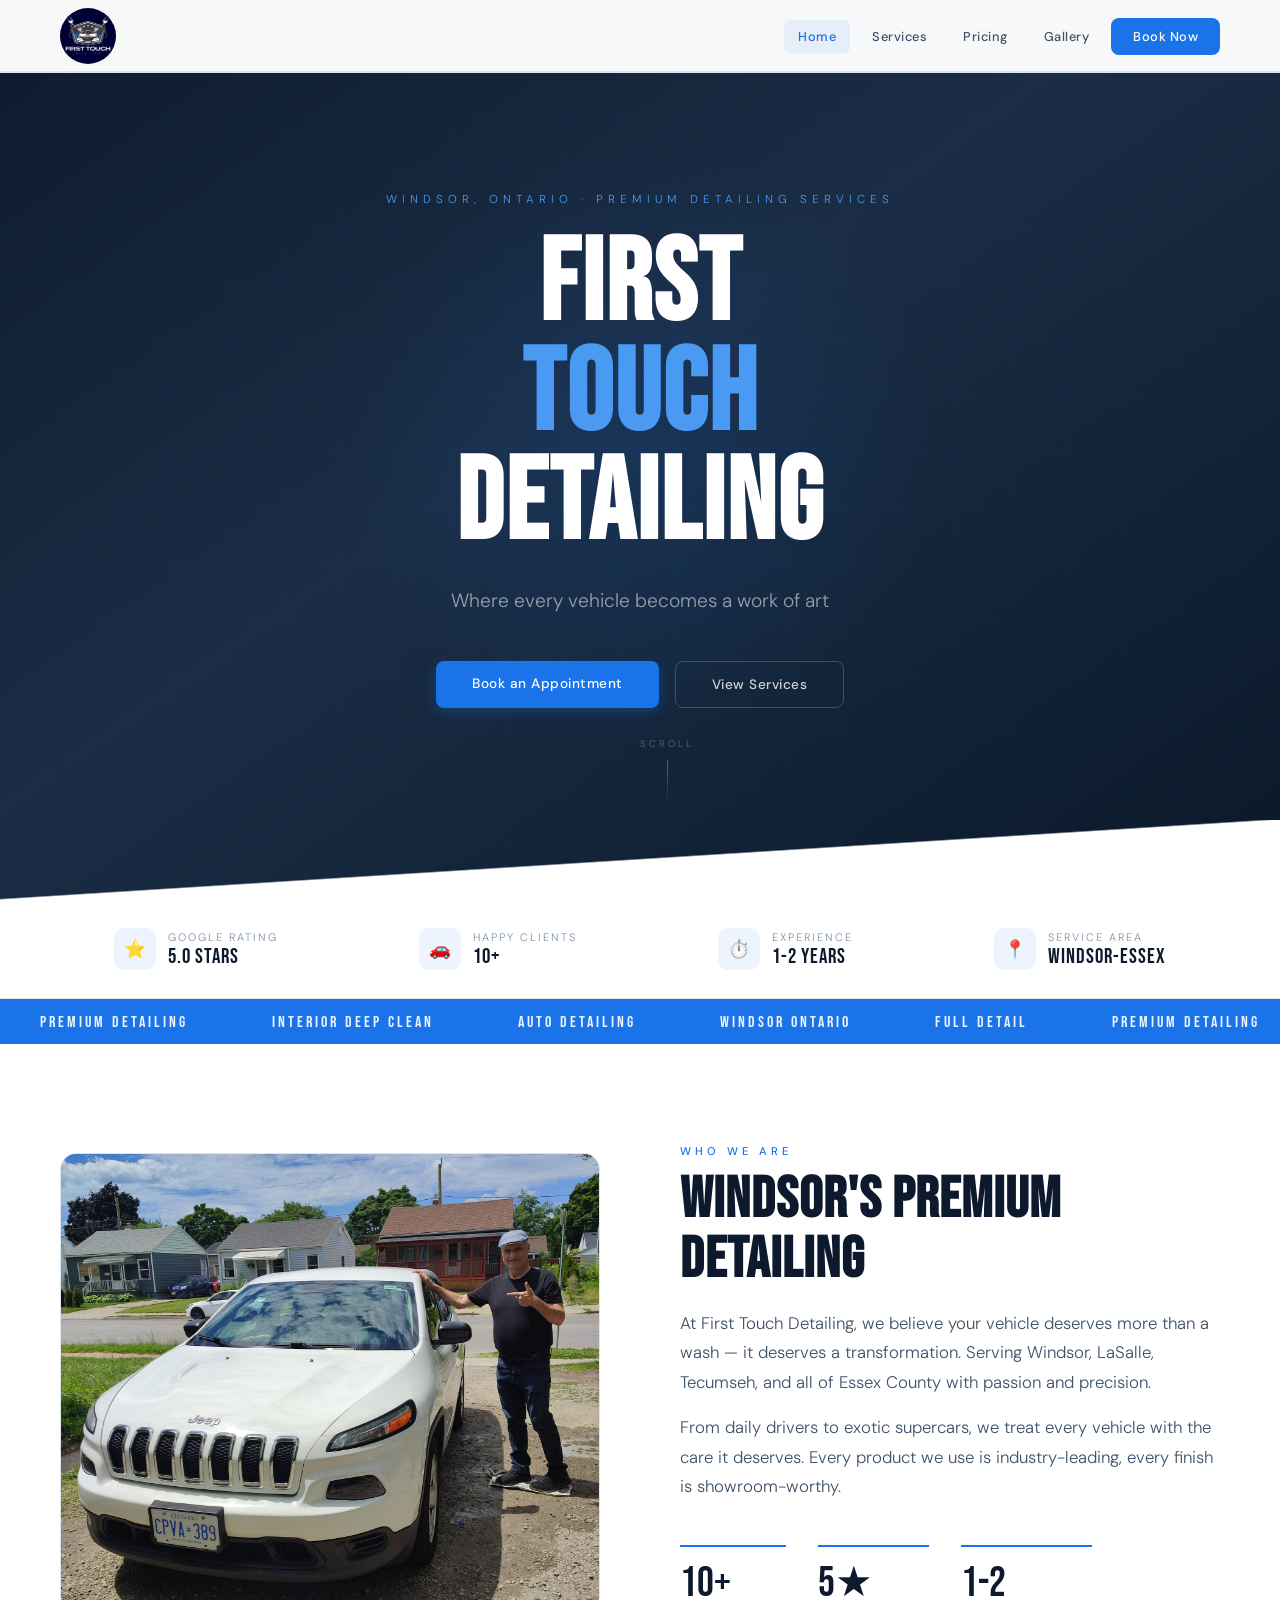
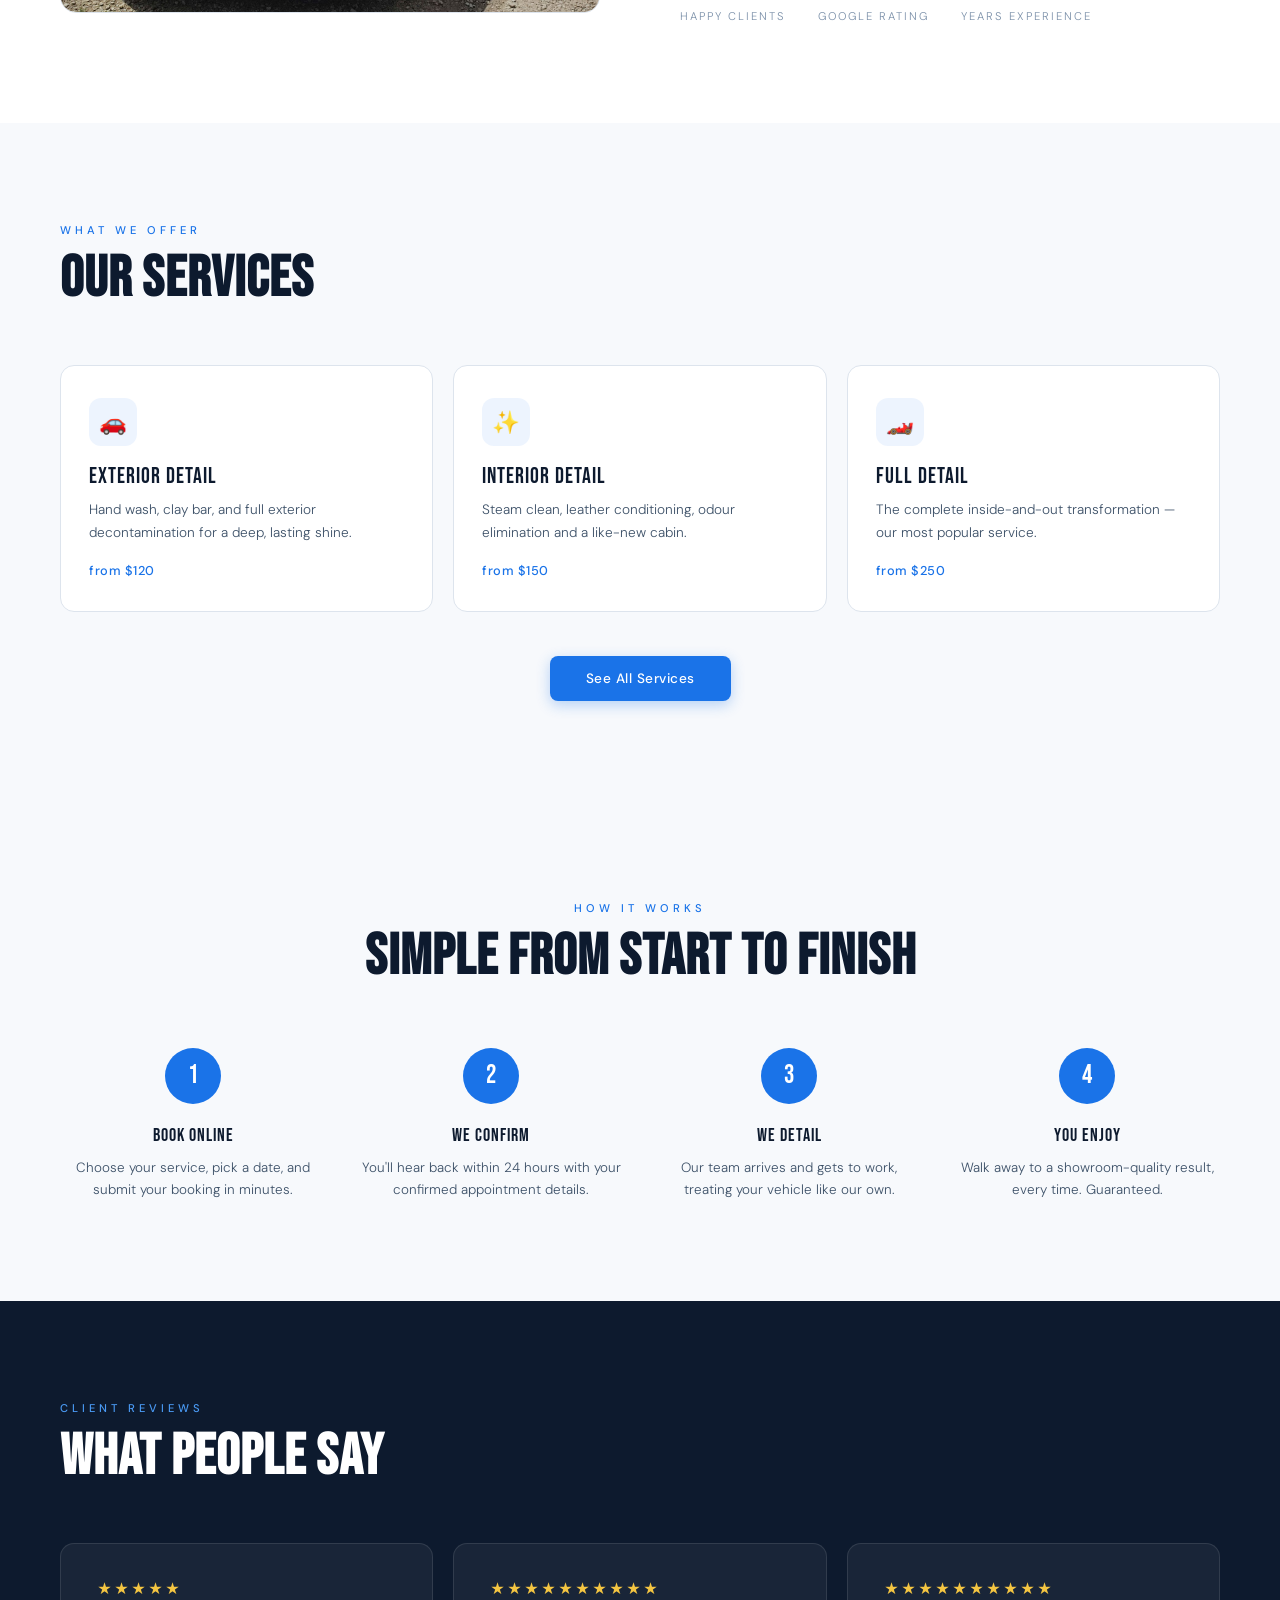
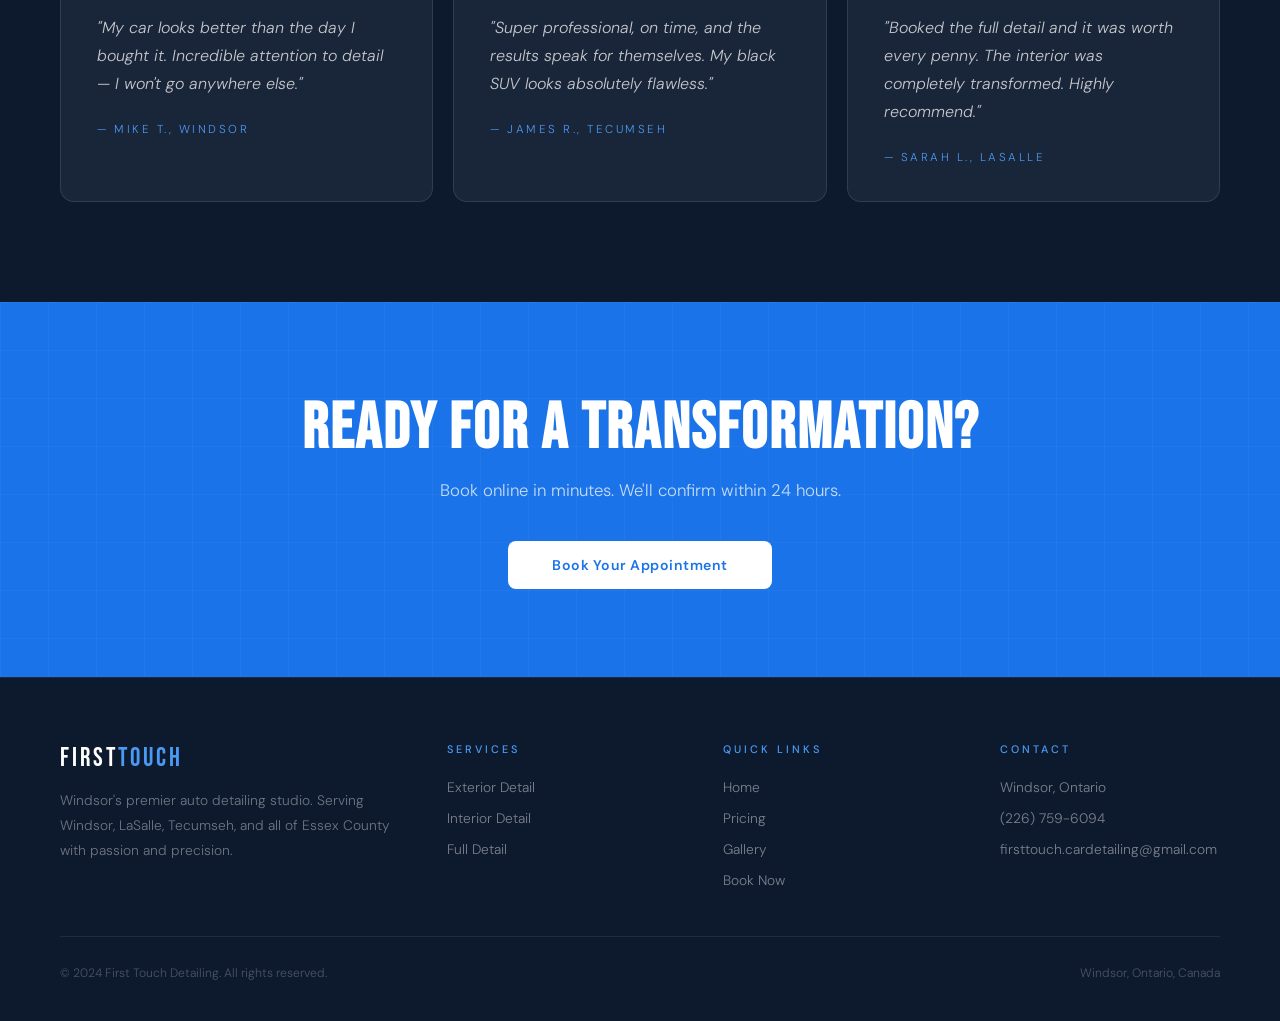
<file: index.html>
<!DOCTYPE html>
<html lang="en">
<head>
  <meta charset="UTF-8">
  <meta name="viewport" content="width=device-width, initial-scale=1.0">
  <title>First Touch Detailing | Windsor, Ontario</title>
  <meta name="description" content="Windsor's premier auto detailing studio. Premium exterior, interior, paint correction and detailing services in Windsor, Ontario.">
  <link rel="stylesheet" href="css/style.css">
  <link rel="icon" href="images/favicon.ico" type="image/x-icon">
  <link rel="shortcut icon" href="images/favicon.ico" type="image/x-icon">
  <style>
    /* ── HERO ── */
    #hero {
      height: 100vh; min-height: 680px;
      position: relative;
      display: flex; flex-direction: column;
      align-items: center; justify-content: center;
      text-align: center; overflow: hidden;
      background: var(--navy);
    }
    .hero-bg {
      position: absolute; inset: 0;
      background: linear-gradient(145deg, #0d1a2e 0%, #1a2d45 45%, #0a1929 100%);
    }
    .hero-grid {
      position: absolute; inset: 0;
      background-image:
        linear-gradient(rgba(26,115,232,0.07) 1px, transparent 1px),
        linear-gradient(90deg, rgba(26,115,232,0.07) 1px, transparent 1px);
      background-size: 56px 56px;
      mask-image: radial-gradient(ellipse 80% 80% at 50% 50%, black 0%, transparent 75%);
    }
    .hero-glow {
      position: absolute;
      width: 600px; height: 600px;
      background: radial-gradient(circle, rgba(26,115,232,0.12) 0%, transparent 70%);
      top: 50%; left: 50%; transform: translate(-50%, -50%);
      pointer-events: none;
    }
    .hero-content { position: relative; z-index: 2; max-width: 980px; padding: 0 24px; }
    .hero-heading {
      display: flex;
      align-items: center;
      justify-content: center;
      gap: 32px;
      flex-wrap: wrap;
      margin-bottom: 24px;
    }
    .hero-title-wrap {
      min-width: 280px;
      flex: 1 1 360px;
    }
    .hero-image-wrap {
      position: relative;
      flex: 0 0 240px;
      max-width: 260px;
      overflow: hidden;
      box-shadow: 0 24px 60px rgba(0,0,0,0.25);
      background: rgba(255,255,255,0.05);
      clip-path: path("M0 8% C8% 0 16% 8% 24% 8% C32% 8% 40% 0 48% 8% C56% 8% 64% 0 72% 8% C80% 8% 88% 0 96% 8% L100% 92% C92% 100% 84% 92% 76% 92% C68% 92% 60% 100% 52% 92% C44% 92% 36% 100% 28% 92% C20% 92% 12% 100% 4% 92% Z");
      -webkit-clip-path: path("M0 8% C8% 0 16% 8% 24% 8% C32% 8% 40% 0 48% 8% C56% 8% 64% 0 72% 8% C80% 8% 88% 0 96% 8% L100% 92% C92% 100% 84% 92% 76% 92% C68% 92% 60% 100% 52% 92% C44% 92% 36% 100% 28% 92% C20% 92% 12% 100% 4% 92% Z");
    }
    .hero-image-wrap::before {
      content: '';
      position: absolute;
      inset: 0;
      pointer-events: none;
      border: 1px solid rgba(255,255,255,0.15);
      clip-path: inherit;
      -webkit-clip-path: inherit;
    }
    .hero-image-wrap img {
      display: block;
      width: 100%;
      height: 100%;
      object-fit: cover;
    }
    .hero-eyebrow {
      font-size: 0.72rem; letter-spacing: 5px; text-transform: uppercase;
      color: var(--blue-light); margin-bottom: 24px;
      opacity: 0; animation: fadeUp .8s .2s forwards;
    }
    .hero-title {
      font-family: 'Bebas Neue', sans-serif;
      font-size: clamp(4rem, 9vw, 8rem);
      line-height: 0.95; letter-spacing: 2px; color: var(--white);
      opacity: 0; animation: fadeUp .9s .4s forwards;
    }
    .hero-title .blue { color: var(--blue-light); }
    .hero-sub {
      font-size: clamp(1rem, 2vw, 1.2rem);
      font-weight: 300;
      color: rgba(255,255,255,0.55);
      margin: 28px 0 48px;
      opacity: 0; animation: fadeUp .9s .6s forwards;
    }
    .hero-actions {
      display: flex; gap: 16px; justify-content: center; flex-wrap: wrap;
      opacity: 0; animation: fadeUp .9s .8s forwards;
    }
    @media (max-width: 900px) {
      .hero-heading { flex-direction: column; }
      .hero-image-wrap { flex: 0 0 100%; max-width: 420px; }
    }
    .hero-title {
      font-family: 'Bebas Neue', sans-serif;
      font-size: clamp(4rem, 9vw, 8rem);
      line-height: 0.95; letter-spacing: 2px; color: var(--white);
      opacity: 0; animation: fadeUp .9s .4s forwards;
    }
    .hero-title .blue { color: var(--blue-light); }
    .hero-sub {
      font-size: clamp(1rem, 2vw, 1.2rem);
      font-weight: 300;
      color: rgba(255,255,255,0.55);
      margin: 28px 0 48px;
      opacity: 0; animation: fadeUp .9s .6s forwards;
    }
    .hero-actions {
      display: flex; gap: 16px; justify-content: center; flex-wrap: wrap;
      opacity: 0; animation: fadeUp .9s .8s forwards;
    }
    .hero-divider {
      position: absolute; bottom: 0; left: 0; right: 0;
      height: 80px;
      background: linear-gradient(to bottom right, transparent 49%, var(--white) 50%);
    }
    .hero-scroll {
      position: absolute; bottom: 96px; left: 50%; transform: translateX(-50%);
      z-index: 2; display: flex; flex-direction: column; align-items: center; gap: 10px;
      opacity: 0; animation: fadeUp .9s 1.2s forwards;
    }
    .hero-scroll span { font-size: 0.6rem; letter-spacing: 3px; text-transform: uppercase; color: rgba(255,255,255,0.3); }
    .scroll-line { width: 1px; height: 44px; background: linear-gradient(to bottom, var(--blue), transparent); animation: pulse 2s infinite; }

    /* ── TRUST BAR ── */
    .trust-bar {
      background: var(--white);
      border-bottom: 1px solid var(--border);
      padding: 28px 60px;
    }
    .trust-bar-inner {
      max-width: 1200px; margin: 0 auto;
      display: flex; align-items: center; justify-content: space-around;
      gap: 32px; flex-wrap: wrap;
    }
    .trust-item {
      display: flex; align-items: center; gap: 12px;
    }
    .trust-icon {
      width: 42px; height: 42px;
      background: var(--blue-dim);
      border-radius: 10px;
      display: flex; align-items: center; justify-content: center;
      font-size: 1.1rem;
    }
    .trust-text-wrap { }
    .trust-label { font-size: 0.68rem; letter-spacing: 2px; text-transform: uppercase; color: var(--grey); }
    .trust-value { font-family: 'Bebas Neue', sans-serif; font-size: 1.3rem; letter-spacing: 1px; color: var(--navy); }

    /* ── ABOUT ── */
    .about-grid {
      display: grid; grid-template-columns: 1fr 1fr; gap: 80px; align-items: center;
    }
    .about-img-wrap {
      position: relative; height: 460px;
      background: linear-gradient(135deg, var(--off-white) 0%, var(--light) 100%);
      border-radius: 16px; overflow: hidden;
      border: 1px solid var(--border);
      display: flex; align-items: center; justify-content: center;
    }
    .about-img-wrap img {
      width: 100%;
      height: 100%;
      object-fit: cover;
      display: block;
    }
    .about-img-badge {
      position: absolute; bottom: 24px; left: 24px;
      background: var(--blue); color: var(--white);
      padding: 12px 20px; border-radius: 10px;
      box-shadow: 0 4px 20px rgba(26,115,232,0.3);
    }
    .about-img-badge .badge-num {
      font-family: 'Bebas Neue', sans-serif; font-size: 2.4rem; line-height: 1;
    }
    .about-img-badge .badge-lbl {
      font-size: 0.68rem; letter-spacing: 2px; text-transform: uppercase;
      opacity: 0.85; margin-top: 2px;
    }
    .stats-row { display: flex; gap: 32px; margin-top: 44px; flex-wrap: wrap; }
    .stat {
      padding-top: 16px;
      border-top: 2px solid var(--blue);
    }
    .stat-num {
      font-family: 'Bebas Neue', sans-serif; font-size: 2.6rem; color: var(--navy); line-height: 1;
    }
    .stat-label { font-size: 0.7rem; letter-spacing: 2px; text-transform: uppercase; color: var(--grey); margin-top: 4px; }

    /* ── SERVICE CARDS ── */
    .services-preview {
      display: grid; grid-template-columns: repeat(3, 1fr); gap: 20px; margin-top: 56px;
    }
    .svc-thumb {
      background: var(--white); border: 1.5px solid var(--border);
      padding: 32px 28px; border-radius: 14px;
      position: relative; overflow: hidden;
      transition: border-color .3s, box-shadow .3s, transform .3s;
    }
    .svc-thumb:hover {
      border-color: var(--blue);
      box-shadow: var(--shadow-lg);
      transform: translateY(-4px);
    }
    .svc-icon {
      width: 48px; height: 48px;
      background: var(--blue-dim);
      border-radius: 12px;
      display: flex; align-items: center; justify-content: center;
      font-size: 1.4rem; margin-bottom: 18px;
    }
    .svc-name {
      font-family: 'Bebas Neue', sans-serif; font-size: 1.35rem; letter-spacing: 1px;
      color: var(--navy); margin-bottom: 10px;
    }
    .svc-desc { font-size: 0.85rem; color: var(--text); line-height: 1.65; margin-bottom: 18px; }
    .svc-price { font-size: 0.8rem; color: var(--blue); font-weight: 500; letter-spacing: 0.5px; }

    /* ── PROCESS STRIP ── */
    #process { background: var(--off-white); }
    .process-steps {
      display: grid; grid-template-columns: repeat(4, 1fr); gap: 32px; margin-top: 60px;
    }
    .process-step { text-align: center; }
    .step-num {
      width: 56px; height: 56px;
      background: var(--blue); color: var(--white);
      font-family: 'Bebas Neue', sans-serif; font-size: 1.6rem; letter-spacing: 1px;
      border-radius: 50%;
      display: flex; align-items: center; justify-content: center;
      margin: 0 auto 20px;
    }
    .step-title { font-family: 'Bebas Neue', sans-serif; font-size: 1.15rem; letter-spacing: 1px; color: var(--navy); margin-bottom: 10px; }
    .step-desc { font-size: 0.84rem; color: var(--text); line-height: 1.65; }

    /* ── TESTIMONIALS ── */
    #testimonials { background: var(--navy); }
    #testimonials .section-label { color: var(--blue-light); }
    #testimonials .section-title { color: var(--white); }
    .testimonials-grid { display: grid; grid-template-columns: repeat(3, 1fr); gap: 20px; margin-top: 56px; }
    .testi-card {
      background: rgba(255,255,255,0.05); border: 1px solid rgba(255,255,255,0.1);
      padding: 36px; border-radius: 14px;
      transition: background .3s, border-color .3s;
    }
    .testi-card:hover { background: rgba(255,255,255,0.08); border-color: rgba(26,115,232,0.4); }
    .testi-stars { color: #f4c542; font-size: 0.9rem; margin-bottom: 16px; letter-spacing: 2px; }
    .testi-quote {
      font-size: 1rem; color: rgba(255,255,255,0.75);
      line-height: 1.75; margin-bottom: 24px; font-style: italic;
    }
    .testi-author { font-size: 0.72rem; letter-spacing: 2.5px; text-transform: uppercase; color: var(--blue-light); }

    /* ── CTA BANNER ── */
    #cta-banner {
      background: var(--blue);
      text-align: center; padding: 88px 60px;
      position: relative; overflow: hidden;
    }
    #cta-banner::before {
      content: '';
      position: absolute; inset: 0;
      background-image:
        linear-gradient(rgba(255,255,255,0.04) 1px, transparent 1px),
        linear-gradient(90deg, rgba(255,255,255,0.04) 1px, transparent 1px);
      background-size: 48px 48px;
    }
    #cta-banner h2 {
      font-family: 'Bebas Neue', sans-serif;
      font-size: clamp(2.5rem, 5vw, 4rem); letter-spacing: 2px;
      color: var(--white); margin-bottom: 12px; position: relative;
    }
    #cta-banner p {
      font-size: 1.05rem; color: rgba(255,255,255,0.75);
      margin-bottom: 40px; position: relative;
    }
    .btn-white {
      background: var(--white); color: var(--blue);
      padding: 15px 44px; font-family: 'DM Sans', sans-serif;
      font-size: 0.88rem; font-weight: 600;
      letter-spacing: 0.5px;
      text-decoration: none; display: inline-block;
      border-radius: 8px;
      transition: background .2s, transform .2s;
      position: relative;
    }
    .btn-white:hover { background: var(--off-white); transform: translateY(-2px); }

    @media (max-width: 900px) {
      .trust-bar { padding: 24px; }
      .trust-bar-inner { justify-content: flex-start; gap: 20px; }
      .about-grid { grid-template-columns: 1fr; gap: 40px; }
      .about-img-wrap { height: 300px; }
      .services-preview { grid-template-columns: 1fr; gap: 16px; }
      .process-steps { grid-template-columns: 1fr 1fr; gap: 24px; }
      .testimonials-grid { grid-template-columns: 1fr; }
      .stats-row { gap: 24px; }
      #cta-banner { padding: 64px 24px; }
    }
    @media (max-width: 600px) {
      .process-steps { grid-template-columns: 1fr; }
    }
  </style>
</head>
<body>

<!-- NAV -->
<nav id="mainNav">
  <a href="index.html" class="nav-logo" aria-label="First Touch Detailing">
    <img src="images/FIRST TOUCH - 1.png" alt="First Touch Detailing logo">
  </a>
  <ul class="nav-links" id="navLinks">
    <li><a href="index.html">Home</a></li>
    <li><a href="services.html">Services</a></li>
    <li><a href="pricing.html">Pricing</a></li>
    <li><a href="gallery.html">Gallery</a></li>
    <li><a href="booking.html" class="nav-cta">Book Now</a></li>
  </ul>
  <div class="hamburger" id="hamburger">
    <span></span><span></span><span></span>
  </div>
</nav>

<!-- HERO -->
<section id="hero">
  <div class="hero-bg"></div>
  <div class="hero-grid"></div>
  <div class="hero-glow"></div>
  <div class="hero-content">
    <p class="hero-eyebrow">Windsor, Ontario · Premium Detailing Services</p>
    <div class="hero-heading">
      <div class="hero-title-wrap">
        <h1 class="hero-title">First<br><span class="blue">Touch</span><br>Detailing</h1>
      </div>
    </div>
    <p class="hero-sub">Where every vehicle becomes a work of art</p>
    <div class="hero-actions">
      <a href="booking.html" class="btn-primary">Book an Appointment</a>
      <a href="services.html" class="btn-outline" style="color:rgba(255,255,255,0.8);border-color:rgba(255,255,255,0.2);">View Services</a>
    </div>
  </div>
  <div class="hero-scroll">
    <span>Scroll</span>
    <div class="scroll-line"></div>
  </div>
  <div class="hero-divider"></div>
</section>

<!-- TRUST BAR -->
<div class="trust-bar">
  <div class="trust-bar-inner">
    <div class="trust-item">
      <div class="trust-icon">⭐</div>
      <div class="trust-text-wrap">
        <div class="trust-label">Google Rating</div>
        <div class="trust-value">5.0 Stars</div>
      </div>
    </div>
    <div class="trust-item">
      <div class="trust-icon">🚗</div>
      <div class="trust-text-wrap">
        <div class="trust-label">Happy Clients</div>
        <div class="trust-value">10+</div>
      </div>
    </div>
    <div class="trust-item">
      <div class="trust-icon">⏱️</div>
      <div class="trust-text-wrap">
        <div class="trust-label">Experience</div>
        <div class="trust-value">1-2 Years</div>
      </div>
    </div>
    <div class="trust-item">
      <div class="trust-icon">📍</div>
      <div class="trust-text-wrap">
        <div class="trust-label">Service Area</div>
        <div class="trust-value">Windsor-Essex</div>
      </div>
    </div>
  </div>
</div>

<!-- BADGE STRIP -->
<div class="badge-strip">
  <div class="badge-track">
    <span class="badge-item">Premium Detailing</span>
    <span class="badge-item">Interior Deep Clean</span>
    <span class="badge-item">Auto Detailing</span>
    <span class="badge-item">Windsor Ontario</span>
    <span class="badge-item">Full Detail</span>
    <span class="badge-item">Premium Detailing</span>
    <span class="badge-item">Interior Deep Clean</span>
    <span class="badge-item">Windsor Ontario</span>
    <span class="badge-item">Full Detail</span>
  </div>
</div>

<!-- ABOUT -->
<section>
  <div class="section-inner">
    <div class="about-grid">
      <div class="about-img-wrap reveal">
        <img src="images/40246.jpg" alt="First Touch Detailing vehicle detail preview">
      </div>
      <div class="reveal" style="transition-delay:.15s">
        <p class="section-label">Who We Are</p>
        <h2 class="section-title">Windsor's Premium Detailing </h2>
        <p class="section-body">At First Touch Detailing, we believe your vehicle deserves more than a wash — it deserves a transformation. Serving Windsor, LaSalle, Tecumseh, and all of Essex County with passion and precision.</p>
        <p class="section-body" style="margin-top:16px">From daily drivers to exotic supercars, we treat every vehicle with the care it deserves. Every product we use is industry-leading, every finish is showroom-worthy.</p>
        <div class="stats-row">
          <div class="stat"><div class="stat-num">10+</div><div class="stat-label">Happy Clients</div></div>
          <div class="stat"><div class="stat-num">5★</div><div class="stat-label">Google Rating</div></div>
          <div class="stat"><div class="stat-num">1-2</div><div class="stat-label">Years Experience</div></div>
        </div>
      </div>
    </div>
  </div>
</section>

<!-- SERVICE PREVIEW -->
<section style="background:var(--off-white);">
  <div class="section-inner">
    <div class="reveal">
      <p class="section-label">What We Offer</p>
      <h2 class="section-title">Our Services</h2>
    </div>
    <div class="services-preview">
      <div class="svc-thumb reveal">
        <div class="svc-icon">🚗</div>
        <div class="svc-name">Exterior Detail</div>
        <p class="svc-desc">Hand wash, clay bar, and full exterior decontamination for a deep, lasting shine.</p>
        <div class="svc-price">from $120</div>
      </div>
      <div class="svc-thumb reveal" style="transition-delay:.1s">
        <div class="svc-icon">✨</div>
        <div class="svc-name">Interior Detail</div>
        <p class="svc-desc">Steam clean, leather conditioning, odour elimination and a like-new cabin.</p>
        <div class="svc-price">from $150</div>
      </div>
      <div class="svc-thumb reveal" style="transition-delay:.1s">
        <div class="svc-icon">🏎️</div>
        <div class="svc-name">Full Detail</div>
        <p class="svc-desc">The complete inside-and-out transformation — our most popular service.</p>
        <div class="svc-price">from $250</div>
      </div>
    </div>
    <div style="text-align:center;margin-top:44px" class="reveal">
      <a href="services.html" class="btn-primary">See All Services</a>
    </div>
  </div>
</section>

<!-- HOW IT WORKS -->
<section id="process">
  <div class="section-inner">
    <div class="reveal" style="text-align:center">
      <p class="section-label">How It Works</p>
      <h2 class="section-title">Simple from Start to Finish</h2>
    </div>
    <div class="process-steps">
      <div class="process-step reveal">
        <div class="step-num">1</div>
        <div class="step-title">Book Online</div>
        <p class="step-desc">Choose your service, pick a date, and submit your booking in minutes.</p>
      </div>
      <div class="process-step reveal" style="transition-delay:.1s">
        <div class="step-num">2</div>
        <div class="step-title">We Confirm</div>
        <p class="step-desc">You'll hear back within 24 hours with your confirmed appointment details.</p>
      </div>
      <div class="process-step reveal" style="transition-delay:.2s">
        <div class="step-num">3</div>
        <div class="step-title">We Detail</div>
        <p class="step-desc">Our team arrives and gets to work, treating your vehicle like our own.</p>
      </div>
      <div class="process-step reveal" style="transition-delay:.3s">
        <div class="step-num">4</div>
        <div class="step-title">You Enjoy</div>
        <p class="step-desc">Walk away to a showroom-quality result, every time. Guaranteed.</p>
      </div>
    </div>
  </div>
</section>

<!-- TESTIMONIALS -->
<section id="testimonials">
  <div class="section-inner">
    <div class="reveal">
      <p class="section-label">Client Reviews</p>
      <h2 class="section-title">What People Say</h2>
    </div>
    <div class="testimonials-grid">
      <div class="testi-card reveal">
        <div class="testi-stars">★★★★★</div>
        <p class="testi-quote">"My car looks better than the day I bought it. Incredible attention to detail — I won't go anywhere else."</p>
        <div class="testi-author">— Mike T., Windsor</div>
      </div>
      <div class="testi-card reveal" style="transition-delay:.1s">
        <div class="testi-stars">★★★★★★★★★★</div>
        <p class="testi-quote">"Super professional, on time, and the results speak for themselves. My black SUV looks absolutely flawless."</p>
        <div class="testi-author">— James R., Tecumseh</div>
      </div>
      <div class="testi-card reveal" style="transition-delay:.2s">
        <div class="testi-stars">★★★★★★★★★★</div>
        <p class="testi-quote">"Booked the full detail and it was worth every penny. The interior was completely transformed. Highly recommend."</p>
        <div class="testi-author">— Sarah L., LaSalle</div>
      </div>
    </div>  </div>
</section>

<!-- CTA BANNER -->
<section id="cta-banner">
  <h2>Ready for a Transformation?</h2>
  <p>Book online in minutes. We'll confirm within 24 hours.</p>
  <a href="booking.html" class="btn-white">Book Your Appointment</a>
</section>

<!-- FOOTER -->
<footer>
  <div class="footer-inner">
    <div>
      <div class="footer-logo">First<span>Touch</span></div>
      <p class="footer-desc">Windsor's premier auto detailing studio. Serving Windsor, LaSalle, Tecumseh, and all of Essex County with passion and precision.</p>
    </div>
    <div class="footer-col">
      <h5>Services</h5>
      <ul>
        <li><a href="services.html">Exterior Detail</a></li>
        <li><a href="services.html">Interior Detail</a></li>
        <li><a href="services.html">Full Detail</a></li>
      </ul>
    </div>
    <div class="footer-col">
      <h5>Quick Links</h5>
      <ul>
        <li><a href="index.html">Home</a></li>
        <li><a href="pricing.html">Pricing</a></li>
        <li><a href="gallery.html">Gallery</a></li>
        <li><a href="booking.html">Book Now</a></li>
      </ul>
    </div>
    <div class="footer-col">
      <h5>Contact</h5>
      <ul>
        <li><a href="#">Windsor, Ontario</a></li>
        <li><a href="tel:2267596094">(226) 759-6094</a></li>
        <li><a href="mailto:firsttouch.cardetailing@gmail.com">firsttouch.cardetailing@gmail.com</a></li>
      </ul>
    </div>
  </div>
  <div class="footer-bottom">
    <span>© 2024 First Touch Detailing. All rights reserved.</span>
    <span>Windsor, Ontario, Canada</span>
  </div>
</footer>

<script src="js/main.js"></script>
</body>
</html>
</file>
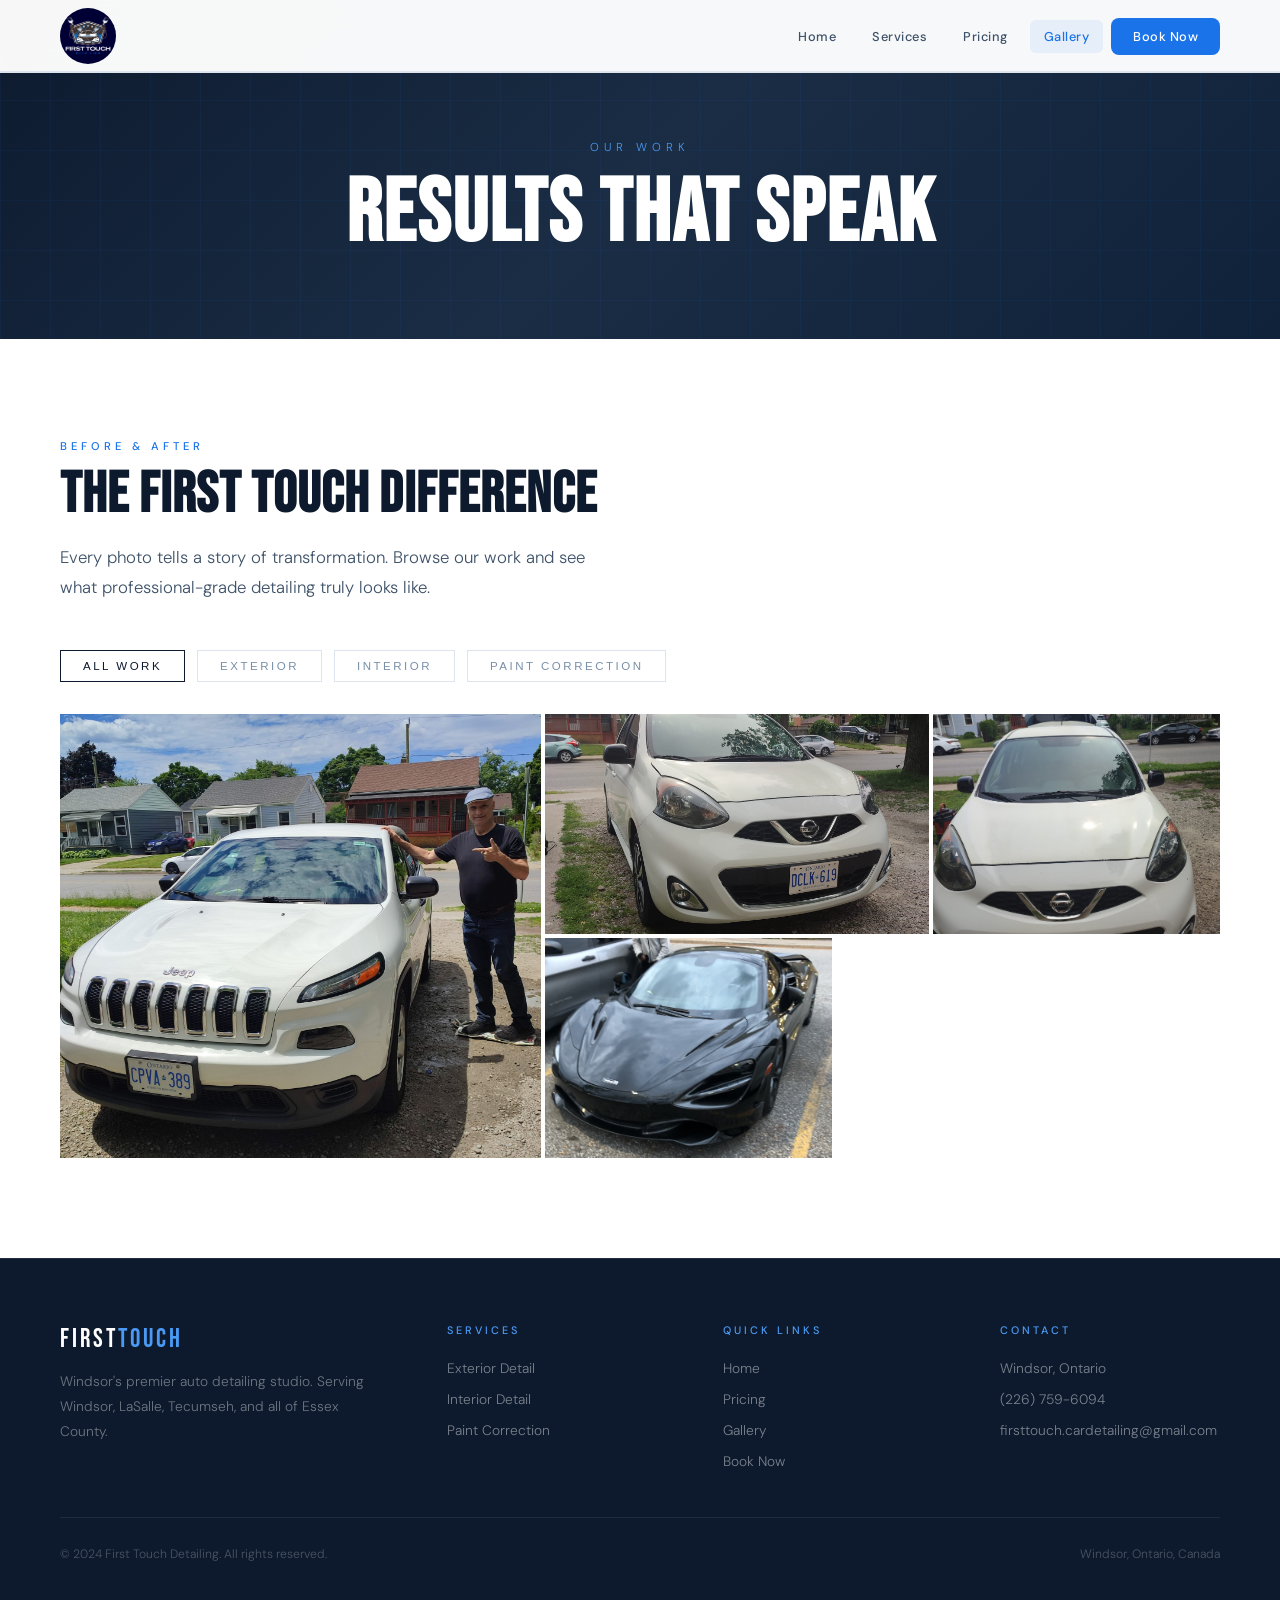
<file: gallery.html>
<!DOCTYPE html>
<html lang="en">
<head>
  <meta charset="UTF-8">
  <meta name="viewport" content="width=device-width, initial-scale=1.0">
  <title>Gallery | First Touch Detailing Windsor</title>
  <meta name="description" content="Before and after photos of our professional auto detailing work in Windsor Ontario.">
  <link rel="stylesheet" href="css/style.css">
  <link rel="icon" href="images/favicon.ico" type="image/x-icon">
  <link rel="shortcut icon" href="images/favicon.ico" type="image/x-icon">
  <style>
    /* FILTER TABS */
    .filter-tabs {
      display: flex; gap: 12px; flex-wrap: wrap; margin-top: 48px;
    }
    .filter-btn {
      background: transparent; border: 1px solid var(--border);
      color: var(--grey); padding: 9px 22px;
      font-family: 'Barlow', sans-serif; font-size: 0.72rem;
      letter-spacing: 2.5px; text-transform: uppercase;
      cursor: pointer; transition: all .2s;
    }
    .filter-btn:hover, .filter-btn.active {
      border-color: var(--gold); color: var(--gold);
      background: var(--gold-dim);
    }

    /* GALLERY GRID */
    .gallery-grid {
      display: grid;
      grid-template-columns: repeat(12, 1fr);
      grid-auto-rows: 220px;
      gap: 4px;
      margin-top: 32px;
    }
    .g-item {
      position: relative; overflow: hidden;
      background: var(--card); cursor: pointer;
    }
    .g-item.wide  { grid-column: span 5; }
    .g-item.tall  { grid-row: span 2; }
    .g-item.med   { grid-column: span 4; }
    .g-item.small { grid-column: span 3; }

    .g-placeholder {
      width: 100%; height: 100%;
      display: flex; flex-direction: column;
      align-items: center; justify-content: center;
      gap: 12px; transition: background .3s;
    }
    .g1  { background: linear-gradient(135deg, #1a1a12, #0f0f0f); }
    .g2  { background: linear-gradient(135deg, #0f0f0f, #181410); }
    .g3  { background: linear-gradient(135deg, #141210, #1a1a12); }
    .g4  { background: linear-gradient(135deg, #191610, #111); }
    .g5  { background: linear-gradient(135deg, #111, #141210); }
    .g6  { background: linear-gradient(135deg, #1a1a12, #191610); }
    .g7  { background: linear-gradient(135deg, #0f0f0f, #1a1a12); }
    .g8  { background: linear-gradient(135deg, #181410, #111); }
    .g9  { background: linear-gradient(135deg, #191610, #0f0f0f); }
    .g10 { background: linear-gradient(135deg, #111, #1a1a12); }

    .g-item:hover .g-placeholder { background: rgba(201,168,76,0.07); }

    .g-overlay {
      position: absolute; inset: 0;
      background: linear-gradient(to top, rgba(0,0,0,0.75) 0%, transparent 55%);
      display: flex; align-items: flex-end; padding: 18px;
      opacity: 0; transition: opacity .3s;
    }
    .g-item:hover .g-overlay { opacity: 1; }
    .g-label {
      font-size: 0.7rem; letter-spacing: 2.5px;
      text-transform: uppercase; color: var(--gold);
    }

    .g-photo-hint {
      font-size: 0.62rem; letter-spacing: 2px;
      text-transform: uppercase; color: #333;
    }

    /* LIGHTBOX */
    .lightbox {
      display: none; position: fixed; inset: 0; z-index: 200;
      background: rgba(0,0,0,0.95);
      align-items: center; justify-content: center;
    }
    .lightbox.open { display: flex; }
    .lightbox-inner {
      max-width: 900px; width: 90%;
      text-align: center; position: relative;
    }
    .lightbox-close {
      position: absolute; top: -40px; right: 0;
      background: none; border: none; color: var(--grey);
      font-size: 1.4rem; cursor: pointer; transition: color .2s;
    }
    .lightbox-close:hover { color: var(--gold); }
    .lightbox-img {
      width: 100%; max-height: 70vh; object-fit: contain;
      display: block;
      background: var(--card);
      min-height: 300px;
    }
    .lightbox-caption {
      margin-top: 16px;
      font-size: 0.76rem; letter-spacing: 2.5px;
      text-transform: uppercase; color: var(--gold);
    }

    /* HOW TO ADD PHOTOS NOTE */
    .photo-guide {
      background: var(--card); border: 1px solid var(--border);
      border-left: 3px solid var(--gold);
      padding: 28px 32px; margin-top: 48px;
    }
    .photo-guide h4 {
      font-family: 'Bebas Neue', sans-serif; font-size: 1.2rem;
      letter-spacing: 1px; color: var(--gold); margin-bottom: 12px;
    }
    .photo-guide p { font-size: 0.84rem; color: var(--text); line-height: 1.7; }
    .photo-guide code {
      background: rgba(201,168,76,0.12); padding: 2px 8px;
      font-size: 0.82rem; color: var(--gold-light);
    }

    @media (max-width: 900px) {
      .gallery-grid { grid-template-columns: 1fr 1fr; grid-auto-rows: 180px; }
      .g-item.wide, .g-item.med, .g-item.small { grid-column: span 1; }
      .g-item.tall { grid-row: span 1; }
    }
  </style>
</head>
<body>

<nav id="mainNav">
  <a href="index.html" class="nav-logo" aria-label="First Touch Detailing">
    <img src="images/FIRST TOUCH - 1.png" alt="First Touch Detailing logo">
  </a>
  <ul class="nav-links" id="navLinks">
    <li><a href="index.html">Home</a></li>
    <li><a href="services.html">Services</a></li>
    <li><a href="pricing.html">Pricing</a></li>
    <li><a href="gallery.html">Gallery</a></li>
    <li><a href="booking.html" class="nav-cta">Book Now</a></li>
  </ul>
  <div class="hamburger" id="hamburger"><span></span><span></span><span></span></div>
</nav>

<div class="page-hero">
  <div class="page-hero-bg"></div>
  <div class="page-hero-grid"></div>
  <div class="page-hero-content">
    <p class="page-eyebrow">Our Work</p>
    <h1 class="page-title">Results That <span class="gold">Speak</span></h1>
  </div>
</div>

<section>
  <div class="section-inner">
    <div class="reveal">
      <p class="section-label">Before & After</p>
      <h2 class="section-title">The First Touch Difference</h2>
      <p class="section-body">Every photo tells a story of transformation. Browse our work and see what professional-grade detailing truly looks like.</p>
    </div>

    <!-- FILTER TABS -->
    <div class="filter-tabs reveal">
      <button class="filter-btn active" data-filter="all">All Work</button>
      <button class="filter-btn" data-filter="exterior">Exterior</button>
      <button class="filter-btn" data-filter="interior">Interior</button>
      <button class="filter-btn" data-filter="correction">Paint Correction</button>
    </div>

    <!-- GALLERY GRID -->
    <div class="gallery-grid reveal" style="transition-delay:.1s">

      <div class="g-item wide tall" data-category="correction" onclick="openLightbox('Paint Correction – Before & After')">
        <img src="images/40246.jpg" style="width:100%;height:100%;object-fit:cover">
        <div class="g-overlay"><span class="g-label">Paint Correction</span></div>
      </div>

      <div class="g-item med" data-category="exterior" onclick="openLightbox('Exterior Detail – Gloss Finish')">
        <img src="images/41168.jpg" style="width:100%;height:100%;object-fit:cover">
        <div class="g-overlay"><span class="g-label">Exterior Detail</span></div>
      </div>

      <div class="g-item small" data-category="interior" onclick="openLightbox('Interior Deep Clean')">
        <img src="images/41177.jpg" style="width:100%;height:100%;object-fit:cover">
        <div class="g-overlay"><span class="g-label">Interior Clean</span></div>
      </div>

      <div class="g-item small" data-category="exterior" onclick="openLightbox('Wheel Detail')">
        <img src="images/IMG_9779.jpg" style="width:100%;height:100%;object-fit:cover">
        <div class="g-overlay"><span class="g-label">Wheel Detail</span></div>
      </div>

      </div>


  </div>
</section>

<!-- LIGHTBOX -->
<div class="lightbox" id="lightbox" onclick="closeLightbox(event)">
  <div class="lightbox-inner">
    <button class="lightbox-close" onclick="document.getElementById('lightbox').classList.remove('open')">✕</button>
    <div class="lightbox-img" id="lightboxImg" style="display:flex;align-items:center;justify-content:center;color:var(--grey);font-size:0.8rem;letter-spacing:2px;text-transform:uppercase">Add your photo here</div>
    <div class="lightbox-caption" id="lightboxCaption"></div>
  </div>
</div>

<footer>
  <div class="footer-inner">
    <div><div class="footer-logo">First<span>Touch</span></div><p class="footer-desc">Windsor's premier auto detailing studio. Serving Windsor, LaSalle, Tecumseh, and all of Essex County.</p></div>
    <div class="footer-col"><h5>Services</h5><ul><li><a href="services.html">Exterior Detail</a></li><li><a href="services.html">Interior Detail</a></li><li><a href="services.html">Paint Correction</a></li></ul></div>
    <div class="footer-col"><h5>Quick Links</h5><ul><li><a href="index.html">Home</a></li><li><a href="pricing.html">Pricing</a></li><li><a href="gallery.html">Gallery</a></li><li><a href="booking.html">Book Now</a></li></ul></div>
    <div class="footer-col"><h5>Contact</h5><ul><li><a href="#">Windsor, Ontario</a></li><li><a href="tel:5190000000">(226) 759-6094</a></li><li><a href="mailto:firsttouch.cardetailing@gmail.com">firsttouch.cardetailing@gmail.com</a></li></ul></div>
  </div>
  <div class="footer-bottom"><span>© 2024 First Touch Detailing. All rights reserved.</span><span>Windsor, Ontario, Canada</span></div>
</footer>

<script src="js/main.js"></script>
<script>
  // Filter tabs
  document.querySelectorAll('.filter-btn').forEach(btn => {
    btn.addEventListener('click', () => {
      document.querySelectorAll('.filter-btn').forEach(b => b.classList.remove('active'));
      btn.classList.add('active');
      const filter = btn.dataset.filter;
      document.querySelectorAll('.g-item').forEach(item => {
        if (filter === 'all' || item.dataset.category === filter) {
          item.style.display = '';
        } else {
          item.style.display = 'none';
        }
      });
    });
  });

  // Lightbox
  function openLightbox(caption) {
    document.getElementById('lightboxCaption').textContent = caption;
    document.getElementById('lightbox').classList.add('open');
  }
  function closeLightbox(e) {
    if (e.target === document.getElementById('lightbox')) {
      document.getElementById('lightbox').classList.remove('open');
    }
  }
  document.addEventListener('keydown', e => {
    if (e.key === 'Escape') document.getElementById('lightbox').classList.remove('open');
  });
</script>
</body>
</html>
</file>
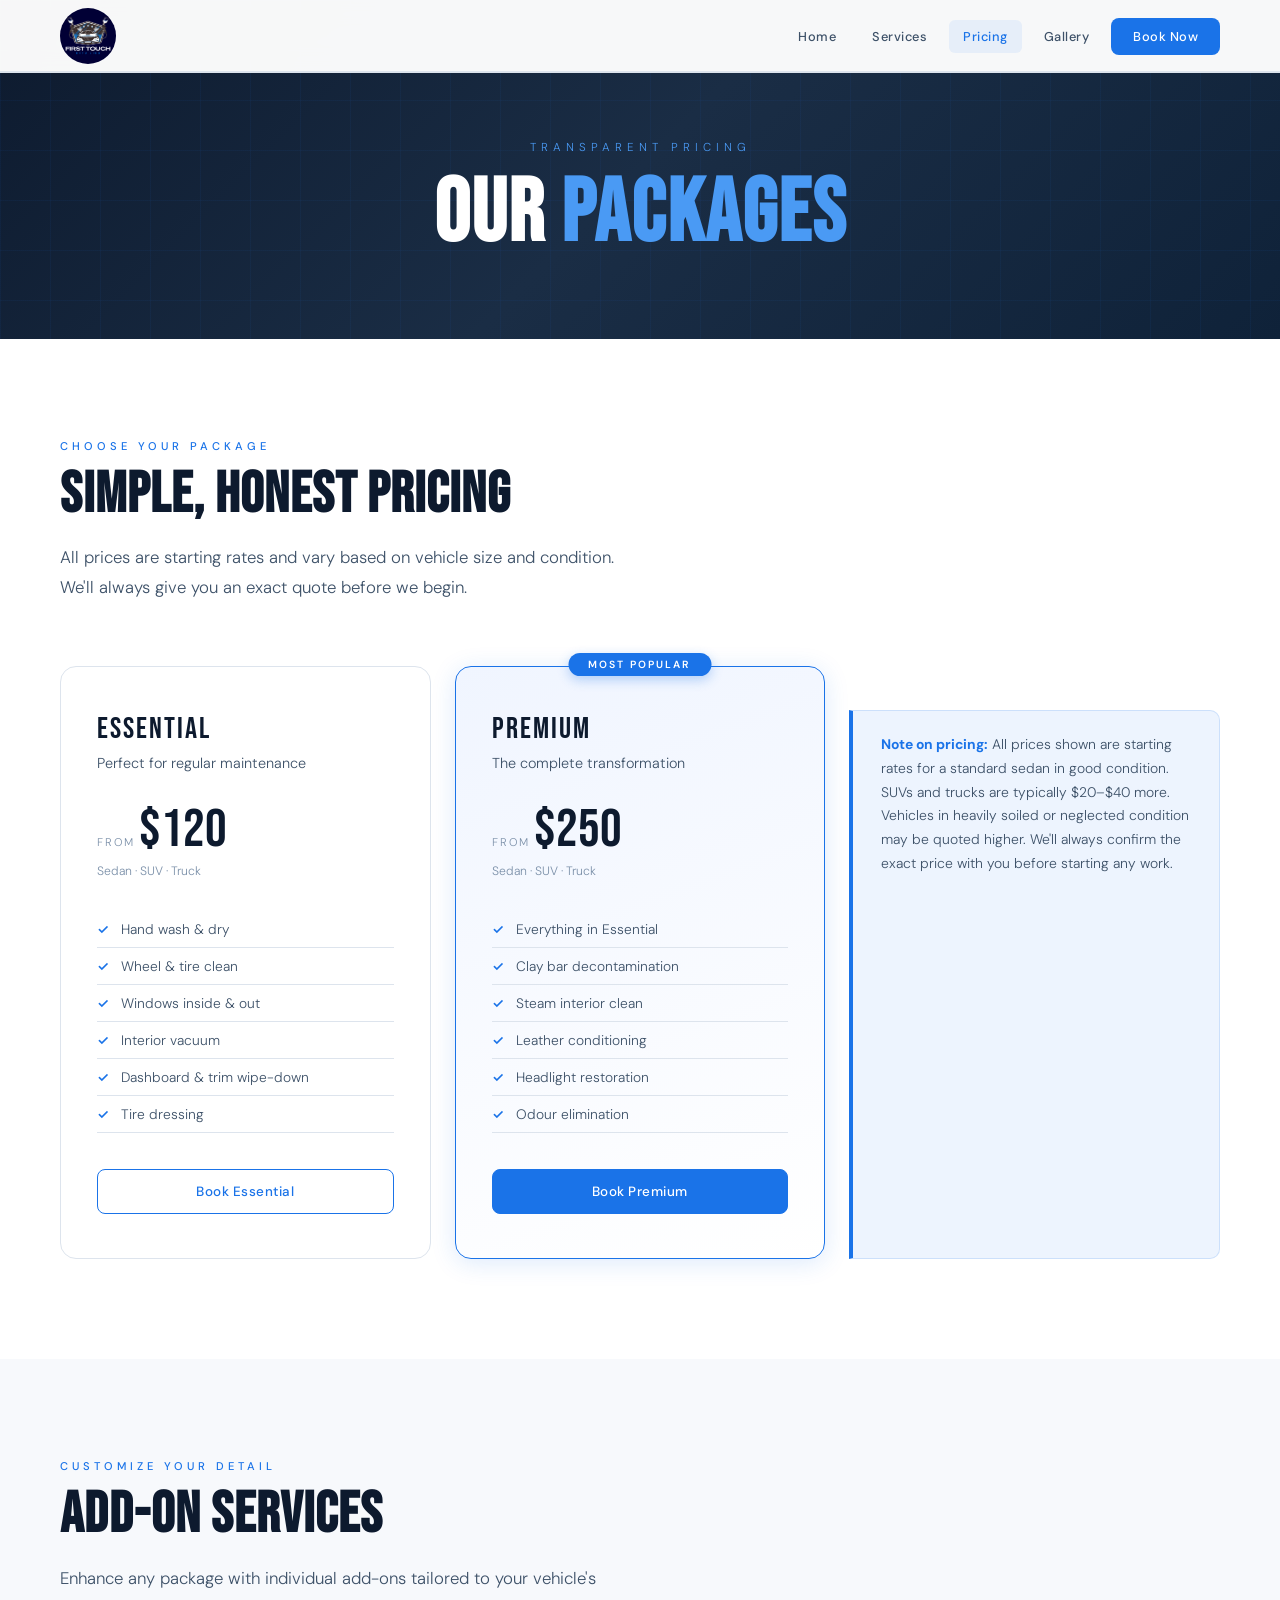
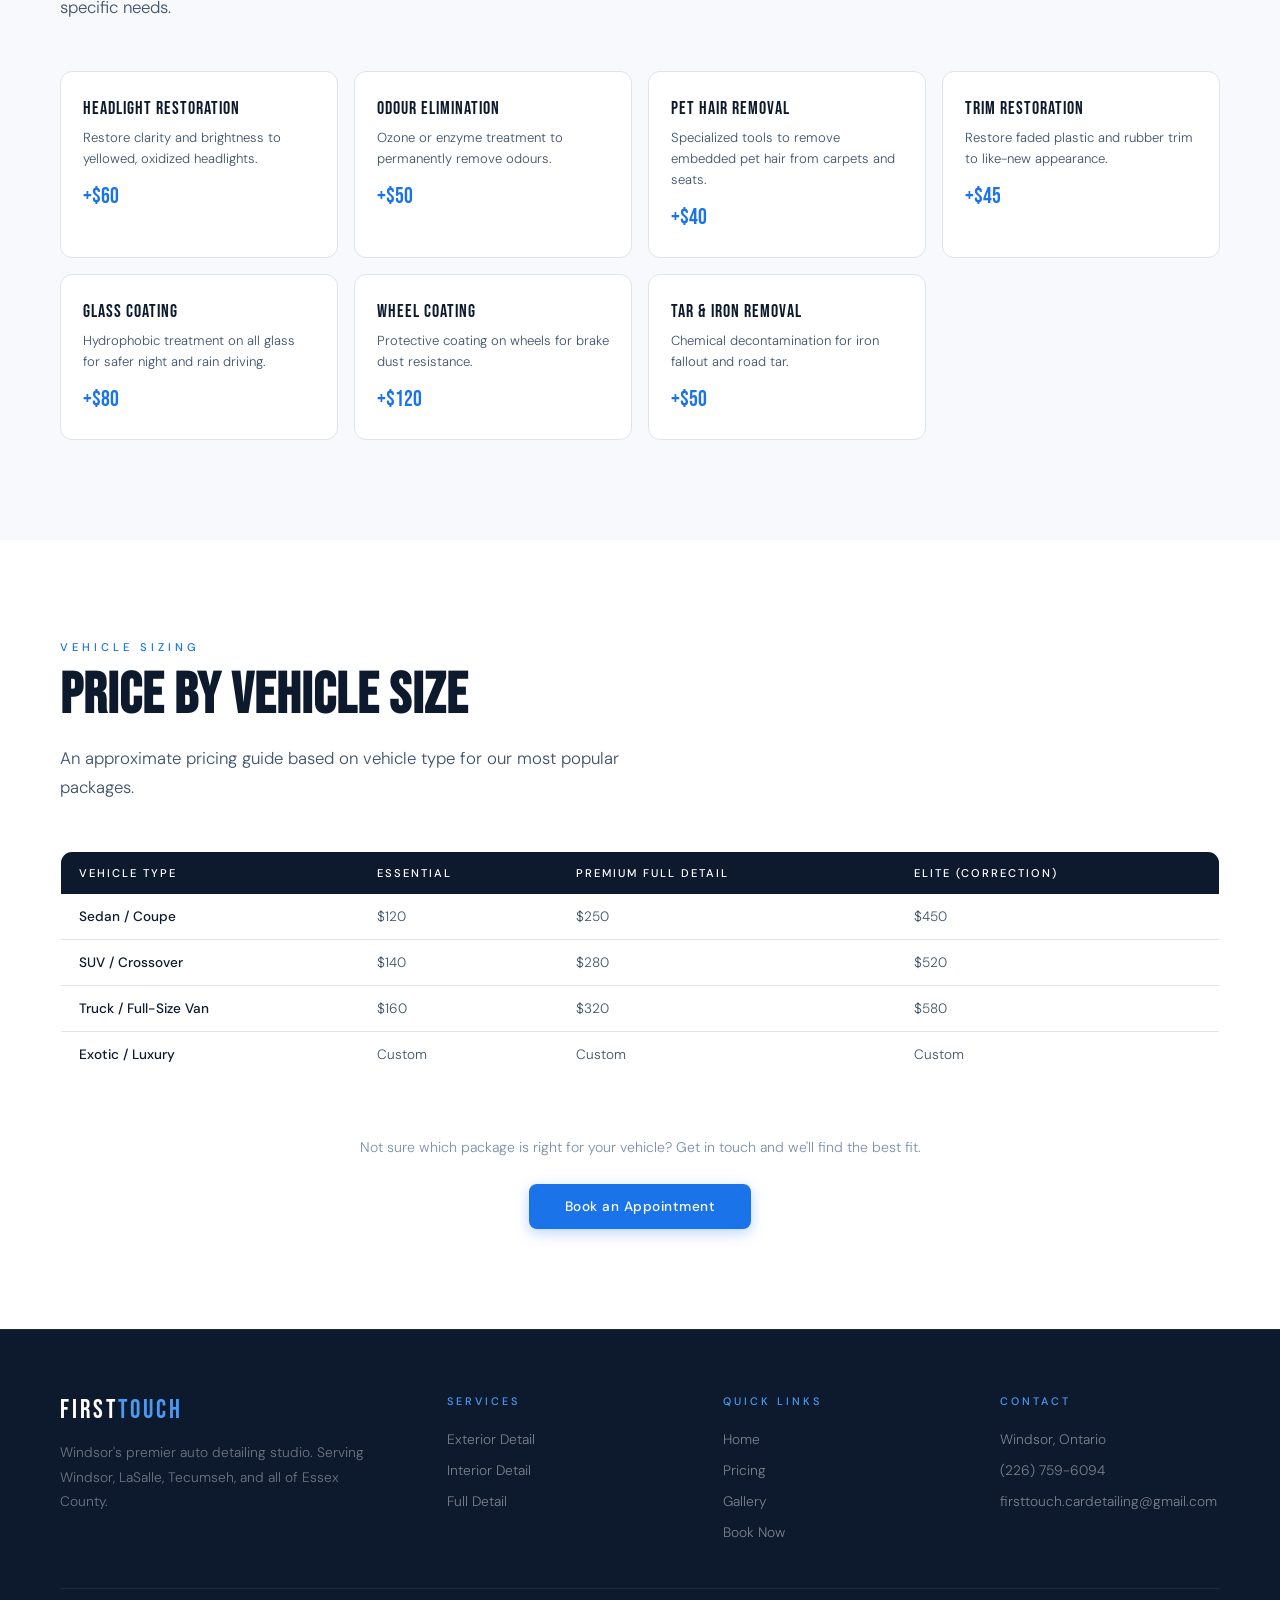
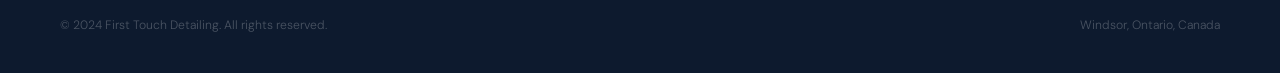
<file: pricing.html>
<!DOCTYPE html>
<html lang="en">
<head>
  <meta charset="UTF-8">
  <meta name="viewport" content="width=device-width, initial-scale=1.0">
  <title>Pricing | First Touch Detailing Windsor</title>
  <meta name="description" content="Transparent pricing for auto detailing services in Windsor Ontario. Packages starting from $120.">
  <link rel="stylesheet" href="css/style.css">
  <link rel="icon" href="images/favicon.ico" type="image/x-icon">
  <link rel="shortcut icon" href="images/favicon.ico" type="image/x-icon">
  <style>
    /* PRICING CARDS */
    .pricing-grid {
      display: grid; grid-template-columns: repeat(3, 1fr); gap: 24px; margin-top: 64px;
    }
    .pkg-card {
      background: var(--white); border: 1.5px solid var(--border);
      padding: 44px 36px; border-radius: 16px; position: relative;
      transition: border-color .3s, transform .3s, box-shadow .3s;
    }
    .pkg-card:hover {
      border-color: var(--blue);
      transform: translateY(-6px);
      box-shadow: var(--shadow-lg);
    }
    .pkg-card.featured {
      border-color: var(--blue);
      background: linear-gradient(160deg, #f0f5ff 0%, #ffffff 100%);
      box-shadow: 0 4px 24px rgba(26,115,232,0.15);
    }
    .pkg-badge {
      position: absolute; top: -14px; left: 50%; transform: translateX(-50%);
      background: var(--blue); color: var(--white);
      font-size: 0.65rem; font-weight: 600; letter-spacing: 2px; text-transform: uppercase;
      padding: 5px 20px; border-radius: 20px; white-space: nowrap;
      box-shadow: 0 4px 12px rgba(26,115,232,0.3);
    }
    .pkg-name {
      font-family: 'Bebas Neue', sans-serif; font-size: 1.9rem; letter-spacing: 2px;
      color: var(--navy); margin-bottom: 6px;
    }
    .pkg-tagline {
      font-size: 0.9rem; color: var(--text); margin-bottom: 28px; line-height: 1.5;
    }
    .pkg-price-row { display: flex; align-items: baseline; gap: 4px; margin-bottom: 6px; }
    .pkg-from { font-size: 0.7rem; letter-spacing: 2px; text-transform: uppercase; color: var(--grey); }
    .pkg-price {
      font-family: 'Bebas Neue', sans-serif; font-size: 3.4rem; color: var(--navy); line-height: 1;
    }
    .pkg-note { font-size: 0.76rem; color: var(--grey); margin-bottom: 32px; }
    .pkg-features { list-style: none; margin-bottom: 36px; }
    .pkg-features li {
      display: flex; align-items: flex-start; gap: 12px;
      font-size: 0.86rem; color: var(--text);
      padding: 9px 0; border-bottom: 1px solid var(--border);
    }
    .pkg-features li .check {
      color: var(--blue); font-size: 0.85rem; margin-top: 1px; flex-shrink: 0; font-weight: 600;
    }
    .pkg-cta {
      width: 100%; background: transparent; border: 1.5px solid var(--blue);
      color: var(--blue); padding: 13px;
      font-family: 'DM Sans', sans-serif; font-size: 0.84rem;
      letter-spacing: 0.5px; font-weight: 500;
      cursor: pointer; transition: background .2s, color .2s; border-radius: 8px;
    }
    .pkg-cta:hover, .pkg-card.featured .pkg-cta {
      background: var(--blue); color: var(--white);
    }
    .pkg-card.featured .pkg-cta:hover { background: var(--blue-dark); }

    /* ADD-ONS */
    #addons { background: var(--off-white); }
    .addon-grid { display: grid; grid-template-columns: repeat(4, 1fr); gap: 16px; margin-top: 48px; }
    .addon-card {
      background: var(--white); border: 1.5px solid var(--border); padding: 26px 22px;
      border-radius: 12px; transition: border-color .3s, box-shadow .3s;
    }
    .addon-card:hover {
      border-color: var(--blue);
      box-shadow: var(--shadow);
    }
    .addon-name {
      font-family: 'Bebas Neue', sans-serif; font-size: 1.1rem; letter-spacing: 1px;
      color: var(--navy); margin-bottom: 8px;
    }
    .addon-desc { font-size: 0.82rem; color: var(--text); line-height: 1.6; margin-bottom: 14px; }
    .addon-price {
      font-family: 'Bebas Neue', sans-serif; font-size: 1.4rem; color: var(--blue);
    }

    /* SIZE NOTE */
    .size-note {
      background: var(--blue-dim); border: 1.5px solid var(--blue-mid);
      border-left: 4px solid var(--blue);
      padding: 22px 28px; margin-top: 44px; border-radius: 0 10px 10px 0;
    }
    .size-note p { font-size: 0.87rem; color: var(--text); line-height: 1.7; }
    .size-note strong { color: var(--blue); }

    /* SIZE TABLE */
    .size-table { width: 100%; border-collapse: collapse; margin-top: 48px; border-radius: 12px; overflow: hidden; border: 1.5px solid var(--border); }
    .size-table th {
      font-size: 0.7rem; letter-spacing: 2px; text-transform: uppercase;
      color: var(--white); background: var(--navy);
      padding: 14px 18px; text-align: left; font-weight: 500;
    }
    .size-table td {
      font-size: 0.85rem; color: var(--text);
      padding: 14px 18px; border-bottom: 1px solid var(--border);
    }
    .size-table tr:last-child td { border-bottom: none; }
    .size-table tr:hover td { background: var(--blue-dim); }
    .size-table td:first-child { font-weight: 500; color: var(--navy); }

    @media (max-width: 900px) {
      .pricing-grid { grid-template-columns: 1fr; }
      .addon-grid { grid-template-columns: 1fr 1fr; }
    }
    @media (max-width: 600px) {
      .addon-grid { grid-template-columns: 1fr; }
    }
  </style>
</head>
<body>

<nav id="mainNav">
  <a href="index.html" class="nav-logo" aria-label="First Touch Detailing">
    <img src="images/FIRST TOUCH - 1.png" alt="First Touch Detailing logo">
  </a>
  <ul class="nav-links" id="navLinks">
    <li><a href="index.html">Home</a></li>
    <li><a href="services.html">Services</a></li>
    <li><a href="pricing.html">Pricing</a></li>
    <li><a href="gallery.html">Gallery</a></li>
    <li><a href="booking.html" class="nav-cta">Book Now</a></li>
  </ul>
  <div class="hamburger" id="hamburger"><span></span><span></span><span></span></div>
</nav>

<div class="page-hero">
  <div class="page-hero-bg"></div>
  <div class="page-hero-grid"></div>
  <div class="page-hero-content">
    <p class="page-eyebrow">Transparent Pricing</p>
    <h1 class="page-title">Our <span class="blue">Packages</span></h1>
  </div>
</div>

<!-- PACKAGES -->
<section>
  <div class="section-inner">
    <div class="reveal">
      <p class="section-label">Choose Your Package</p>
      <h2 class="section-title">Simple, Honest Pricing</h2>
      <p class="section-body">All prices are starting rates and vary based on vehicle size and condition. We'll always give you an exact quote before we begin.</p>
    </div>

    <div class="pricing-grid">
      <!-- ESSENTIAL -->
      <div class="pkg-card reveal">
        <div class="pkg-name">Essential</div>
        <div class="pkg-tagline">Perfect for regular maintenance</div>
        <div class="pkg-price-row"><span class="pkg-from">from</span><div class="pkg-price">$120</div></div>
        <p class="pkg-note">Sedan · SUV · Truck</p>
        <ul class="pkg-features">
          <li><span class="check">✓</span> Hand wash & dry</li>
          <li><span class="check">✓</span> Wheel & tire clean</li>
          <li><span class="check">✓</span> Windows inside & out</li>
          <li><span class="check">✓</span> Interior vacuum</li>
          <li><span class="check">✓</span> Dashboard & trim wipe-down</li>
          <li><span class="check">✓</span> Tire dressing</li>
        </ul>
        <button class="pkg-cta" onclick="window.location.href='booking.html?service=Essential'">Book Essential</button>
      </div>

      <!-- PREMIUM -->
      <div class="pkg-card featured reveal" style="transition-delay:.15s">
        <div class="pkg-badge">Most Popular</div>
        <div class="pkg-name">Premium</div>
        <div class="pkg-tagline">The complete transformation</div>
        <div class="pkg-price-row"><span class="pkg-from">from</span><div class="pkg-price">$250</div></div>
        <p class="pkg-note">Sedan · SUV · Truck</p>
        <ul class="pkg-features">
          <li><span class="check">✓</span> Everything in Essential</li>
          <li><span class="check">✓</span> Clay bar decontamination</li>
          <li><span class="check">✓</span> Steam interior clean</li>
          <li><span class="check">✓</span> Leather conditioning</li>
          <li><span class="check">✓</span> Headlight restoration</li>
          <li><span class="check">✓</span> Odour elimination</li>
        </ul>
        <button class="pkg-cta" onclick="window.location.href='booking.html?service=Premium'">Book Premium</button>
      </div>

    <div class="size-note reveal">
      <p><strong>Note on pricing:</strong> All prices shown are starting rates for a standard sedan in good condition. SUVs and trucks are typically $20–$40 more. Vehicles in heavily soiled or neglected condition may be quoted higher. We'll always confirm the exact price with you before starting any work.</p>
    </div>
  </div>
</section>

<!-- ADD-ONS -->
<section id="addons">
  <div class="section-inner">
    <div class="reveal">
      <p class="section-label">Customize Your Detail</p>
      <h2 class="section-title">Add-On Services</h2>
      <p class="section-body">Enhance any package with individual add-ons tailored to your vehicle's specific needs.</p>
    </div>
    <div class="addon-grid">
      <div class="addon-card reveal">
        <div class="addon-name">Headlight Restoration</div>
        <p class="addon-desc">Restore clarity and brightness to yellowed, oxidized headlights.</p>
        <div class="addon-price">+$60</div>
      </div>
      <div class="addon-card reveal" style="transition-delay:.2s">
        <div class="addon-name">Odour Elimination</div>
        <p class="addon-desc">Ozone or enzyme treatment to permanently remove odours.</p>
        <div class="addon-price">+$50</div>
      </div>
      <div class="addon-card reveal" style="transition-delay:.3s">
        <div class="addon-name">Pet Hair Removal</div>
        <p class="addon-desc">Specialized tools to remove embedded pet hair from carpets and seats.</p>
        <div class="addon-price">+$40</div>
      </div>
      <div class="addon-card reveal">
        <div class="addon-name">Trim Restoration</div>
        <p class="addon-desc">Restore faded plastic and rubber trim to like-new appearance.</p>
        <div class="addon-price">+$45</div>
      </div>
      <div class="addon-card reveal" style="transition-delay:.1s">
        <div class="addon-name">Glass Coating</div>
        <p class="addon-desc">Hydrophobic treatment on all glass for safer night and rain driving.</p>
        <div class="addon-price">+$80</div>
      </div>
      <div class="addon-card reveal" style="transition-delay:.2s">
        <div class="addon-name">Wheel Coating</div>
        <p class="addon-desc">Protective coating on wheels for brake dust resistance.</p>
        <div class="addon-price">+$120</div>
      </div>
      <div class="addon-card reveal" style="transition-delay:.3s">
        <div class="addon-name">Tar & Iron Removal</div>
        <p class="addon-desc">Chemical decontamination for iron fallout and road tar.</p>
        <div class="addon-price">+$50</div>
      </div>
    </div>
  </div>
</section>

<!-- SIZE TABLE -->
<section>
  <div class="section-inner">
    <div class="reveal">
      <p class="section-label">Vehicle Sizing</p>
      <h2 class="section-title">Price by Vehicle Size</h2>
      <p class="section-body">An approximate pricing guide based on vehicle type for our most popular packages.</p>
    </div>
    <table class="size-table reveal" style="transition-delay:.1s">
      <thead>
        <tr>
          <th>Vehicle Type</th>
          <th>Essential</th>
          <th>Premium Full Detail</th>
          <th>Elite (Correction)</th>
        </tr>
      </thead>
      <tbody>
        <tr><td>Sedan / Coupe</td><td>$120</td><td>$250</td><td>$450</td></tr>
        <tr><td>SUV / Crossover</td><td>$140</td><td>$280</td><td>$520</td></tr>
        <tr><td>Truck / Full-Size Van</td><td>$160</td><td>$320</td><td>$580</td></tr>
        <tr><td>Exotic / Luxury</td><td>Custom</td><td>Custom</td><td>Custom</td></tr>
      </tbody>
    </table>
    <div style="text-align:center;margin-top:60px" class="reveal">
      <p style="font-size:0.88rem;color:var(--grey);margin-bottom:28px">Not sure which package is right for your vehicle? Get in touch and we'll find the best fit.</p>
      <a href="booking.html" class="btn-primary">Book an Appointment</a>
    </div>
  </div>
</section>

<footer>
  <div class="footer-inner">
    <div>
      <div class="footer-logo">First<span>Touch</span></div>
      <p class="footer-desc">Windsor's premier auto detailing studio. Serving Windsor, LaSalle, Tecumseh, and all of Essex County.</p>
    </div>
    <div class="footer-col"><h5>Services</h5><ul>
      <li><a href="services.html">Exterior Detail</a></li>
      <li><a href="services.html">Interior Detail</a></li>
      <li><a href="services.html">Full Detail</a></li>
    </ul></div>
    <div class="footer-col"><h5>Quick Links</h5><ul>
      <li><a href="index.html">Home</a></li>
      <li><a href="pricing.html">Pricing</a></li>
      <li><a href="gallery.html">Gallery</a></li>
      <li><a href="booking.html">Book Now</a></li>
    </ul></div>
    <div class="footer-col"><h5>Contact</h5><ul>
      <li><a href="#">Windsor, Ontario</a></li>
      <li><a href="tel:2267596094">(226) 759-6094</a></li>
      <li><a href="mailto:firsttouch.cardetailing@gmail.com">firsttouch.cardetailing@gmail.com</a></li>
    </ul></div>
  </div>
  <div class="footer-bottom">
    <span>© 2024 First Touch Detailing. All rights reserved.</span>
    <span>Windsor, Ontario, Canada</span>
  </div>
</footer>

<script src="js/main.js"></script>
</body>
</html>
</file>
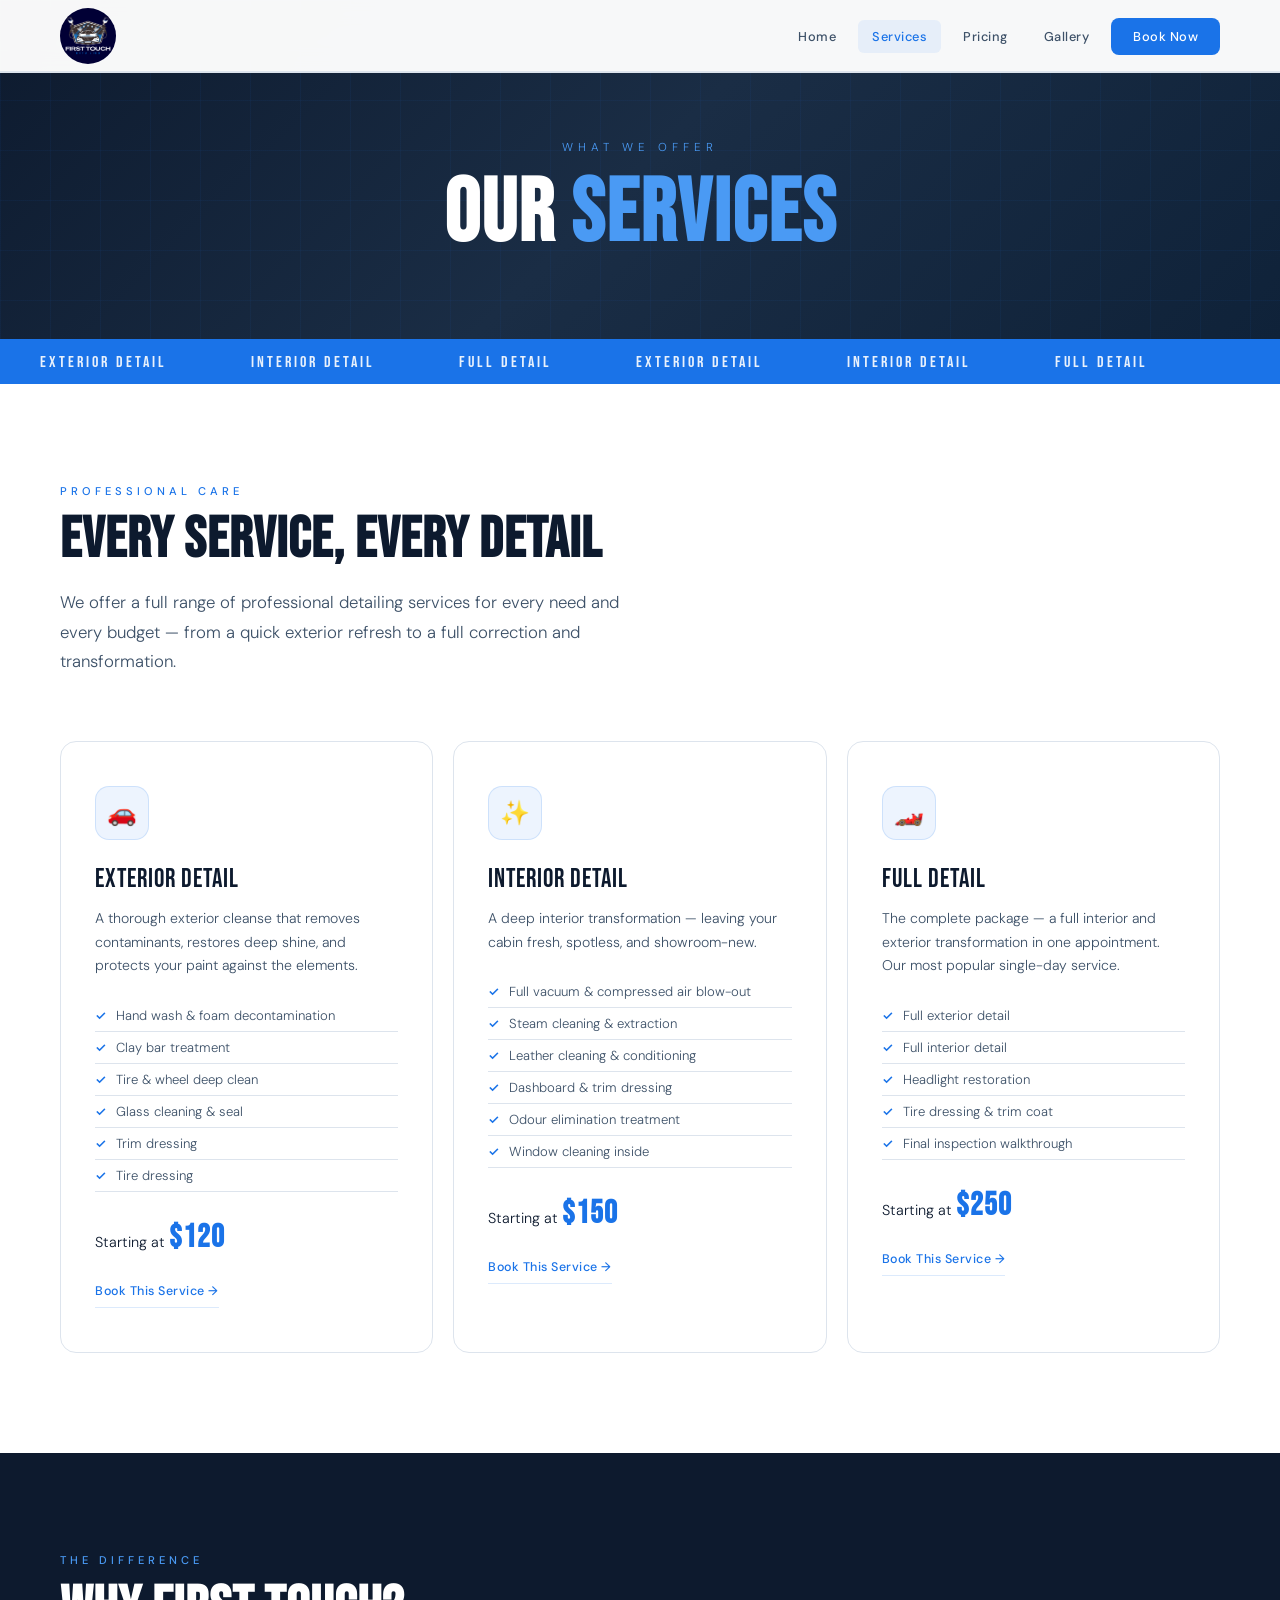
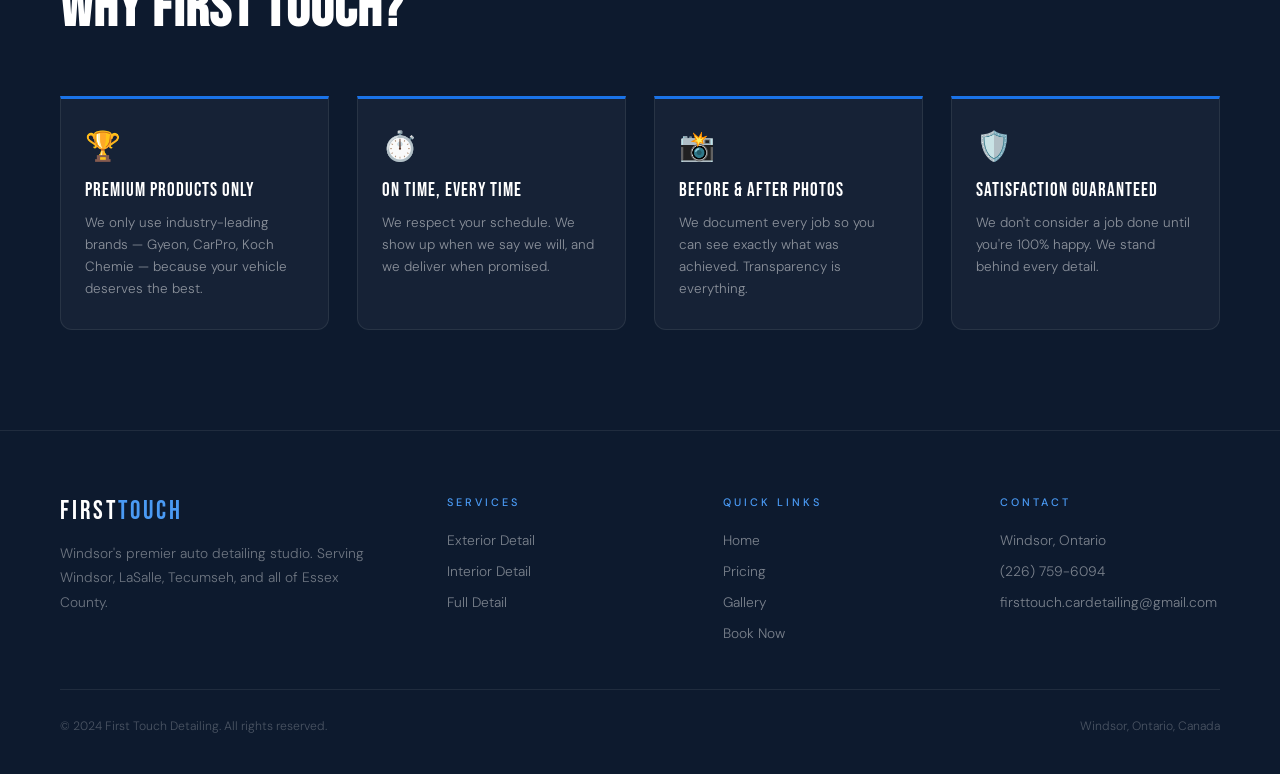
<file: services.html>
<!DOCTYPE html>
<html lang="en">
<head>
  <meta charset="UTF-8">
  <meta name="viewport" content="width=device-width, initial-scale=1.0">
  <title>Services | First Touch Detailing Windsor</title>
  <meta name="description" content="Professional auto detailing services in Windsor Ontario — exterior, interior, paint correction and full detailing.">
  <link rel="stylesheet" href="css/style.css">
  <link rel="icon" href="images/favicon.ico" type="image/x-icon">
  <link rel="shortcut icon" href="images/favicon.ico" type="image/x-icon">
  <style>
    .services-grid {
      display: grid; grid-template-columns: repeat(3, 1fr); gap: 20px; margin-top: 64px;
    }
    .service-card {
      background: var(--white); border: 1.5px solid var(--border);
      padding: 44px 34px; border-radius: 16px; position: relative; overflow: hidden;
      transition: border-color .3s, box-shadow .3s, transform .3s;
    }
    .service-card:hover {
      border-color: var(--blue);
      box-shadow: var(--shadow-lg);
      transform: translateY(-4px);
    }
    .service-card::before {
      content: ''; position: absolute; top: 0; left: 0; right: 0; height: 3px;
      background: var(--blue); transform: scaleX(0); transform-origin: left; transition: transform .4s;
      border-radius: 3px 3px 0 0;
    }
    .service-card:hover::before { transform: scaleX(1); }

    .service-icon {
      width: 54px; height: 54px;
      background: var(--blue-dim);
      border-radius: 14px;
      display: flex; align-items: center; justify-content: center;
      font-size: 1.5rem; margin-bottom: 24px;
      border: 1.5px solid var(--blue-mid);
    }
    .service-name {
      font-family: 'Bebas Neue', sans-serif; font-size: 1.6rem; letter-spacing: 1px;
      color: var(--navy); margin-bottom: 12px;
    }
    .service-desc { font-size: 0.88rem; color: var(--text); line-height: 1.7; margin-bottom: 22px; }
    .service-includes { list-style: none; margin-bottom: 26px; }
    .service-includes li {
      font-size: 0.82rem; color: var(--text);
      padding: 7px 0; border-bottom: 1px solid var(--border);
      display: flex; align-items: center; gap: 10px;
    }
    .service-includes li::before { content: '✓'; color: var(--blue); font-weight: 600; font-size: 0.8rem; }
    .service-price { font-size: 0.9rem; color: var(--navy); }
    .service-price strong {
      font-family: 'Bebas Neue', sans-serif; font-size: 2rem; letter-spacing: 1px; color: var(--blue);
    }
    .service-cta {
      display: inline-block; margin-top: 18px;
      font-size: 0.78rem; letter-spacing: 0.5px; font-weight: 500;
      color: var(--blue); text-decoration: none;
      padding: 8px 0; border-bottom: 1.5px solid var(--blue-mid);
      transition: border-color .2s, color .2s;
    }
    .service-cta:hover { border-color: var(--blue); }

    /* WHY US */
    #why { background: var(--navy); }
    #why .section-label { color: var(--blue-light); }
    #why .section-title { color: var(--white); }
    .why-grid { display: grid; grid-template-columns: repeat(4, 1fr); gap: 28px; margin-top: 56px; }
    .why-item {
      background: rgba(255,255,255,0.04);
      border: 1px solid rgba(255,255,255,0.08);
      border-top: 3px solid var(--blue);
      padding: 28px 24px; border-radius: 0 0 12px 12px;
      transition: background .3s;
    }
    .why-item:hover { background: rgba(255,255,255,0.07); }
    .why-icon { font-size: 1.8rem; margin-bottom: 14px; }
    .why-title {
      font-family: 'Bebas Neue', sans-serif; font-size: 1.2rem; letter-spacing: 1px;
      color: var(--white); margin-bottom: 10px;
    }
    .why-desc { font-size: 0.84rem; color: rgba(255,255,255,0.5); line-height: 1.65; }

    @media (max-width: 900px) {
      .services-grid { grid-template-columns: 1fr; }
      .why-grid { grid-template-columns: 1fr 1fr; }
    }
    @media (max-width: 600px) {
      .why-grid { grid-template-columns: 1fr; }
    }
  </style>
</head>
<body>

<nav id="mainNav">
  <a href="index.html" class="nav-logo" aria-label="First Touch Detailing">
    <img src="images/FIRST TOUCH - 1.png" alt="First Touch Detailing logo">
  </a>
  <ul class="nav-links" id="navLinks">
    <li><a href="index.html">Home</a></li>
    <li><a href="services.html">Services</a></li>
    <li><a href="pricing.html">Pricing</a></li>
    <li><a href="gallery.html">Gallery</a></li>
    <li><a href="booking.html" class="nav-cta">Book Now</a></li>
  </ul>
  <div class="hamburger" id="hamburger"><span></span><span></span><span></span></div>
</nav>

<div class="page-hero">
  <div class="page-hero-bg"></div>
  <div class="page-hero-grid"></div>
  <div class="page-hero-content">
    <p class="page-eyebrow">What We Offer</p>
    <h1 class="page-title">Our <span class="blue">Services</span></h1>
  </div>
</div>

<div class="badge-strip">
  <div class="badge-track">
    <span class="badge-item">Exterior Detail</span>
    <span class="badge-item">Interior Detail</span>
    <span class="badge-item">Full Detail</span>
    <span class="badge-item">Exterior Detail</span>
    <span class="badge-item">Interior Detail</span>
    <span class="badge-item">Full Detail</span>
  </div>
</div>

<section>
  <div class="section-inner">
    <div class="reveal">
      <p class="section-label">Professional Care</p>
      <h2 class="section-title">Every Service, Every Detail</h2>
      <p class="section-body">We offer a full range of professional detailing services for every need and every budget — from a quick exterior refresh to a full correction and transformation.</p>
    </div>
    <div class="services-grid">

      <div class="service-card reveal">
        <div class="service-icon">🚗</div>
        <div class="service-name">Exterior Detail</div>
        <p class="service-desc">A thorough exterior cleanse that removes contaminants, restores deep shine, and protects your paint against the elements.</p>
        <ul class="service-includes">
          <li>Hand wash & foam decontamination</li>
          <li>Clay bar treatment</li>
          <li>Tire & wheel deep clean</li>
          <li>Glass cleaning & seal</li>
          <li>Trim dressing</li>
          <li>Tire dressing</li>
        </ul>
        <div class="service-price">Starting at <strong>$120</strong></div>
        <a href="booking.html?service=Exterior" class="service-cta">Book This Service →</a>
      </div>

      <div class="service-card reveal" style="transition-delay:.1s">
        <div class="service-icon">✨</div>
        <div class="service-name">Interior Detail</div>
        <p class="service-desc">A deep interior transformation — leaving your cabin fresh, spotless, and showroom-new.</p>
        <ul class="service-includes">
          <li>Full vacuum & compressed air blow-out</li>
          <li>Steam cleaning & extraction</li>
          <li>Leather cleaning & conditioning</li>
          <li>Dashboard & trim dressing</li>
          <li>Odour elimination treatment</li>
          <li>Window cleaning inside</li>
        </ul>
        <div class="service-price">Starting at <strong>$150</strong></div>
        <a href="booking.html?service=Interior" class="service-cta">Book This Service →</a>
      </div>

      <div class="service-card reveal" style="transition-delay:.1s">
        <div class="service-icon">🏎️</div>
        <div class="service-name">Full Detail</div>
        <p class="service-desc">The complete package — a full interior and exterior transformation in one appointment. Our most popular single-day service.</p>
        <ul class="service-includes">
          <li>Full exterior detail</li>
          <li>Full interior detail</li>
          <li>Headlight restoration</li>
          <li>Tire dressing & trim coat</li>
          <li>Final inspection walkthrough</li>
        </ul>
        <div class="service-price">Starting at <strong>$250</strong></div>
        <a href="booking.html?service=Full+Detail" class="service-cta">Book This Service →</a>
      </div>

    </div>
  </div>
</section>

<!-- WHY US -->
<section id="why">
  <div class="section-inner">
    <div class="reveal">
      <p class="section-label">The Difference</p>
      <h2 class="section-title">Why First Touch?</h2>
    </div>
    <div class="why-grid">
      <div class="why-item reveal">
        <div class="why-icon">🏆</div>
        <div class="why-title">Premium Products Only</div>
        <p class="why-desc">We only use industry-leading brands — Gyeon, CarPro, Koch Chemie — because your vehicle deserves the best.</p>
      </div>
      <div class="why-item reveal" style="transition-delay:.1s">
        <div class="why-icon">⏱️</div>
        <div class="why-title">On Time, Every Time</div>
        <p class="why-desc">We respect your schedule. We show up when we say we will, and we deliver when promised.</p>
      </div>
      <div class="why-item reveal" style="transition-delay:.2s">
        <div class="why-icon">📸</div>
        <div class="why-title">Before & After Photos</div>
        <p class="why-desc">We document every job so you can see exactly what was achieved. Transparency is everything.</p>
      </div>
      <div class="why-item reveal" style="transition-delay:.3s">
        <div class="why-icon">🛡️</div>
        <div class="why-title">Satisfaction Guaranteed</div>
        <p class="why-desc">We don't consider a job done until you're 100% happy. We stand behind every detail.</p>
      </div>
    </div>
  </div>
</section>

<footer>
  <div class="footer-inner">
    <div>
      <div class="footer-logo">First<span>Touch</span></div>
      <p class="footer-desc">Windsor's premier auto detailing studio. Serving Windsor, LaSalle, Tecumseh, and all of Essex County.</p>
    </div>
    <div class="footer-col"><h5>Services</h5><ul>
      <li><a href="services.html">Exterior Detail</a></li>
      <li><a href="services.html">Interior Detail</a></li>
      <li><a href="services.html">Full Detail</a></li>
    </ul></div>
    <div class="footer-col"><h5>Quick Links</h5><ul>
      <li><a href="index.html">Home</a></li>
      <li><a href="pricing.html">Pricing</a></li>
      <li><a href="gallery.html">Gallery</a></li>
      <li><a href="booking.html">Book Now</a></li>
    </ul></div>
    <div class="footer-col"><h5>Contact</h5><ul>
      <li><a href="#">Windsor, Ontario</a></li>
      <li><a href="tel:2267596094">(226) 759-6094</a></li>
      <li><a href="mailto:firsttouch.cardetailing@gmail.com">firsttouch.cardetailing@gmail.com</a></li>
    </ul></div>
  </div>
  <div class="footer-bottom">
    <span>© 2024 First Touch Detailing. All rights reserved.</span>
    <span>Windsor, Ontario, Canada</span>
  </div>
</footer>

<script src="js/main.js"></script>
</body>
</html>
</file>
<file: css/style.css>
/* ─────────────────────────────────────────
   FIRST TOUCH DETAILING — Global Stylesheet
   White & Blue Theme
   ───────────────────────────────────────── */

@import url('https://fonts.googleapis.com/css2?family=Bebas+Neue&family=Inter:wght@300;400;500;600&family=DM+Sans:wght@300;400;500&display=swap');

:root {
  --white:       #ffffff;
  --off-white:   #f7f9fc;
  --light:       #eef2f7;
  --blue:        #1a73e8;
  --blue-dark:   #1558b0;
  --blue-light:  #4a9af4;
  --blue-dim:    rgba(26,115,232,0.08);
  --blue-mid:    rgba(26,115,232,0.15);
  --navy:        #0d1a2e;
  --dark:        #1c2b3a;
  --grey:        #7a8fa8;
  --grey-light:  #b0bec8;
  --text:        #3d5168;
  --border:      #dde4ed;
  --border-dark: #c8d4e0;
  --shadow:      0 2px 16px rgba(26,115,232,0.08);
  --shadow-lg:   0 8px 40px rgba(26,115,232,0.13);
}

* { margin: 0; padding: 0; box-sizing: border-box; }
html { scroll-behavior: smooth; }

body {
  background: var(--white);
  color: var(--navy);
  font-family: 'DM Sans', 'Inter', sans-serif;
  font-weight: 300;
  overflow-x: hidden;
}

/* ── NAVIGATION ── */
nav {
  position: fixed; top: 0; left: 0; right: 0; z-index: 100;
  display: flex; align-items: center; justify-content: space-between;
  padding: 0 60px;
  height: 72px;
  background: rgba(255,255,255,0.97);
  backdrop-filter: blur(12px);
  border-bottom: 1px solid var(--border);
  box-shadow: 0 1px 0 var(--border);
  transition: box-shadow .3s;
}
nav.scrolled {
  box-shadow: 0 2px 20px rgba(26,115,232,0.1);
}

.nav-logo {
  display: inline-flex;
  align-items: center;
  font-family: 'Bebas Neue', sans-serif;
  font-size: 1.65rem;
  letter-spacing: 3px;
  color: var(--navy);
  text-decoration: none;
}
.nav-logo img {
  display: block;
  height: 56px;
  width: auto;
  border-radius: 50%;
  object-fit: cover;
}
.nav-logo span { color: var(--blue); }

.nav-links { display: flex; gap: 8px; list-style: none; align-items: center; }
.nav-links a {
  color: var(--text);
  text-decoration: none;
  font-size: 0.8rem;
  font-weight: 500;
  letter-spacing: 0.5px;
  padding: 8px 14px;
  border-radius: 6px;
  transition: color .2s, background .2s;
}
.nav-links a:hover { color: var(--blue); background: var(--blue-dim); }
.nav-links a.active { color: var(--blue); background: var(--blue-dim); }

.nav-cta {
  background: var(--blue) !important;
  color: var(--white) !important;
  padding: 10px 22px !important;
  font-weight: 500 !important;
  border-radius: 8px !important;
}
.nav-cta:hover { background: var(--blue-dark) !important; }

.hamburger {
  display: none;
  flex-direction: column; gap: 5px;
  cursor: pointer; padding: 4px;
}
.hamburger span {
  display: block; width: 24px; height: 1.5px;
  background: var(--navy);
  transition: all .3s;
}

/* ── MOBILE NAV ── */
@media (max-width: 900px) {
  nav { padding: 0 24px; }
  .hamburger { display: flex; }
  .nav-links {
    display: none;
    position: fixed;
    top: 92px;
    left: 0;
    right: 0;
    background: rgba(255,255,255,0.99);
    z-index: 101;
    flex-direction: column;
    align-items: flex-start;
    justify-content: flex-start;
    gap: 14px;
    padding: 18px 20px 24px;
    backdrop-filter: blur(10px);
  }
  .nav-links.open { display: flex; }
  .nav-links li { width: 100%; }
  .nav-links a {
    display: inline-flex;
    width: 100%;
    max-width: 320px;
    padding: 16px 18px;
    font-size: 1.05rem;
    border-radius: 12px;
    text-align: left;
  }
  .nav-links a { font-size: 1.1rem; padding: 12px 28px; }
}

/* ── PAGE HERO (inner pages) ── */
.page-hero {
  min-height: 320px;
  display: flex; flex-direction: column;
  align-items: center; justify-content: center;
  text-align: center;
  padding: 140px 24px 80px;
  position: relative;
  overflow: hidden;
  background: var(--navy);
}
.page-hero-bg {
  position: absolute; inset: 0;
  background: linear-gradient(135deg, #0d1a2e 0%, #1a2d45 50%, #0f2239 100%);
}
.page-hero-grid {
  position: absolute; inset: 0;
  background-image:
    linear-gradient(rgba(26,115,232,0.06) 1px, transparent 1px),
    linear-gradient(90deg, rgba(26,115,232,0.06) 1px, transparent 1px);
  background-size: 50px 50px;
}
.page-hero-content { position: relative; z-index: 2; }
.page-eyebrow {
  font-size: 0.72rem; letter-spacing: 5px; text-transform: uppercase;
  color: var(--blue-light); margin-bottom: 16px;
  opacity: 0; animation: fadeUp .7s .1s forwards;
}
.page-title {
  font-family: 'Bebas Neue', sans-serif;
  font-size: clamp(3rem, 7vw, 5.5rem);
  line-height: 1; letter-spacing: 2px; color: var(--white);
  opacity: 0; animation: fadeUp .8s .25s forwards;
}
.page-title .blue { color: var(--blue-light); }

/* ── BADGE STRIP ── */
.badge-strip {
  background: var(--blue);
  padding: 12px 0;
  overflow: hidden; white-space: nowrap;
}
.badge-track {
  display: inline-block;
  animation: marquee 26s linear infinite;
}
.badge-item {
  display: inline-block; margin: 0 40px;
  font-family: 'Bebas Neue', sans-serif;
  font-size: 1rem; letter-spacing: 3px; color: var(--white);
  opacity: 0.9;
}

/* ── SECTIONS ── */
section { padding: 100px 60px; }
.section-inner { max-width: 1200px; margin: 0 auto; }

.section-label {
  font-size: 0.7rem; letter-spacing: 4px;
  text-transform: uppercase; color: var(--blue); margin-bottom: 12px;
  font-weight: 500;
}
.section-title {
  font-family: 'Bebas Neue', sans-serif;
  font-size: clamp(2.4rem, 4.5vw, 3.8rem);
  line-height: 1.05; letter-spacing: 1px; color: var(--navy);
  margin-bottom: 18px;
}
.section-body {
  font-size: 1.05rem; color: var(--text);
  line-height: 1.75; max-width: 560px;
}

/* ── BUTTONS ── */
.btn-primary {
  background: var(--blue); color: var(--white);
  padding: 14px 36px;
  font-family: 'DM Sans', sans-serif;
  font-size: 0.85rem; font-weight: 500;
  letter-spacing: 0.5px;
  border: none; cursor: pointer; text-decoration: none;
  display: inline-block;
  border-radius: 8px;
  transition: background .2s, transform .2s, box-shadow .2s;
  box-shadow: 0 4px 14px rgba(26,115,232,0.3);
}
.btn-primary:hover {
  background: var(--blue-dark);
  transform: translateY(-2px);
  box-shadow: 0 6px 20px rgba(26,115,232,0.4);
}

.btn-outline {
  background: transparent; color: var(--navy);
  padding: 14px 36px;
  font-family: 'DM Sans', sans-serif;
  font-size: 0.85rem; font-weight: 500;
  letter-spacing: 0.5px;
  border: 1.5px solid var(--border-dark);
  cursor: pointer; text-decoration: none; display: inline-block;
  border-radius: 8px;
  transition: border-color .2s, color .2s, background .2s;
}
.btn-outline:hover {
  border-color: var(--blue);
  color: var(--blue);
  background: var(--blue-dim);
}

/* ── FOOTER ── */
footer {
  background: var(--navy);
  border-top: 1px solid rgba(255,255,255,0.08);
  padding: 64px 60px 40px;
}
.footer-inner {
  max-width: 1200px; margin: 0 auto;
  display: grid; grid-template-columns: 1.5fr 1fr 1fr 1fr; gap: 56px;
}
.footer-logo {
  font-family: 'Bebas Neue', sans-serif;
  font-size: 1.65rem; letter-spacing: 3px; color: var(--white); margin-bottom: 14px;
}
.footer-logo span { color: var(--blue-light); }
.footer-desc { font-size: 0.86rem; color: rgba(255,255,255,0.4); line-height: 1.8; }
.footer-col h5 {
  font-size: 0.68rem; letter-spacing: 3px; text-transform: uppercase;
  color: var(--blue-light); margin-bottom: 20px; font-weight: 500;
}
.footer-col ul { list-style: none; }
.footer-col ul li { margin-bottom: 10px; }
.footer-col ul a {
  font-size: 0.86rem; color: rgba(255,255,255,0.45);
  text-decoration: none; transition: color .2s;
}
.footer-col ul a:hover { color: var(--white); }
.footer-bottom {
  max-width: 1200px; margin: 36px auto 0;
  padding-top: 28px; border-top: 1px solid rgba(255,255,255,0.08);
  display: flex; justify-content: space-between; align-items: center;
  font-size: 0.76rem; color: rgba(255,255,255,0.25);
}

/* ── SCROLL REVEAL ── */
.reveal { opacity: 0; transform: translateY(30px); transition: opacity .7s, transform .7s; }
.reveal.visible { opacity: 1; transform: translateY(0); }

/* ── TOAST ── */
.toast {
  position: fixed; bottom: 28px; right: 28px; z-index: 999;
  background: var(--blue); color: var(--white);
  padding: 14px 22px; font-size: 0.84rem; font-weight: 500; letter-spacing: 0.5px;
  border-radius: 8px;
  transform: translateY(100px); opacity: 0;
  transition: all .4s; max-width: 320px;
  box-shadow: 0 4px 20px rgba(26,115,232,0.35);
}
.toast.show { transform: translateY(0); opacity: 1; }
.toast.error { background: #e53e3e; }

/* ── KEYFRAMES ── */
@keyframes fadeUp {
  from { opacity: 0; transform: translateY(24px); }
  to   { opacity: 1; transform: translateY(0); }
}
@keyframes marquee {
  from { transform: translateX(0); }
  to   { transform: translateX(-50%); }
}
@keyframes pulse {
  0%, 100% { opacity: 1; }
  50%       { opacity: 0.3; }
}

/* ── MOBILE ── */
@media (max-width: 900px) {
  section { padding: 70px 24px; }
  footer { padding: 50px 24px 36px; }
  .footer-inner { grid-template-columns: 1fr 1fr; gap: 32px; }
  .footer-bottom { flex-direction: column; gap: 10px; text-align: center; }
}
@media (max-width: 560px) {
  .footer-inner { grid-template-columns: 1fr; gap: 28px; }
}
</file>
